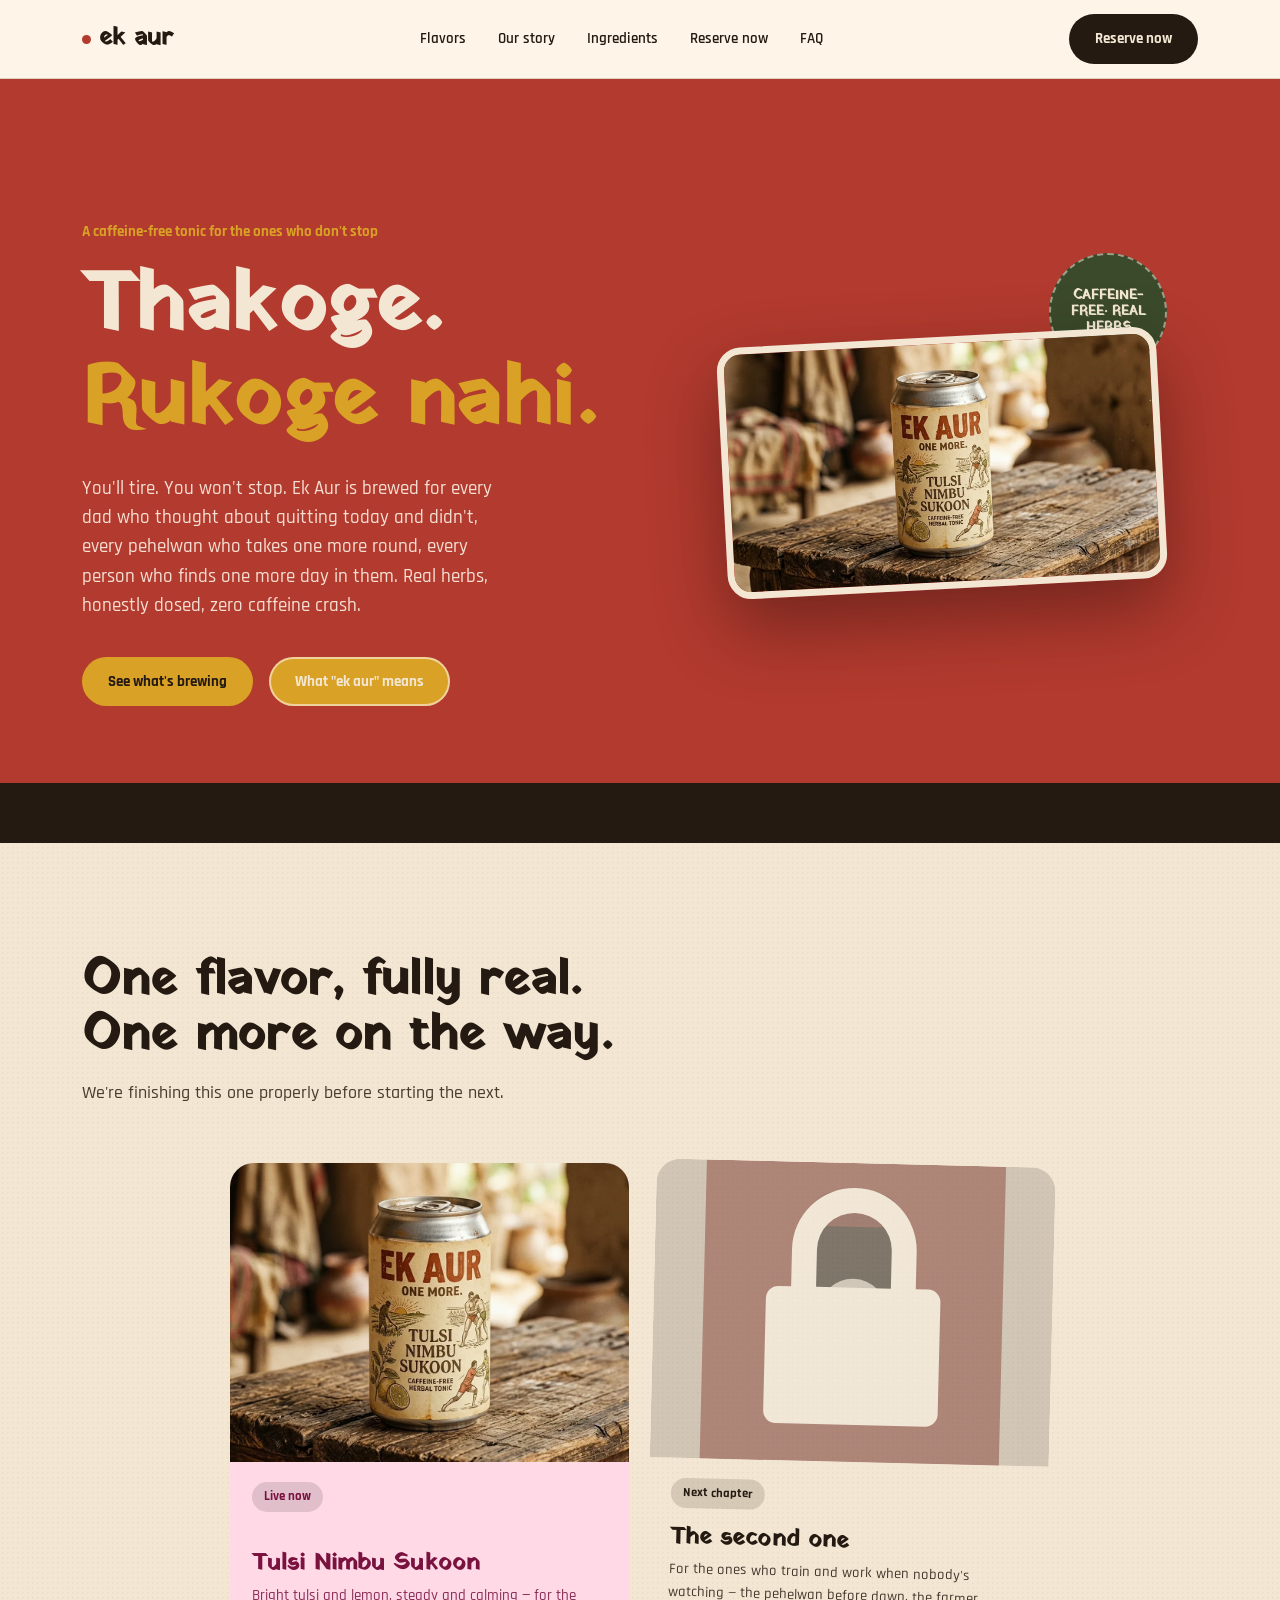
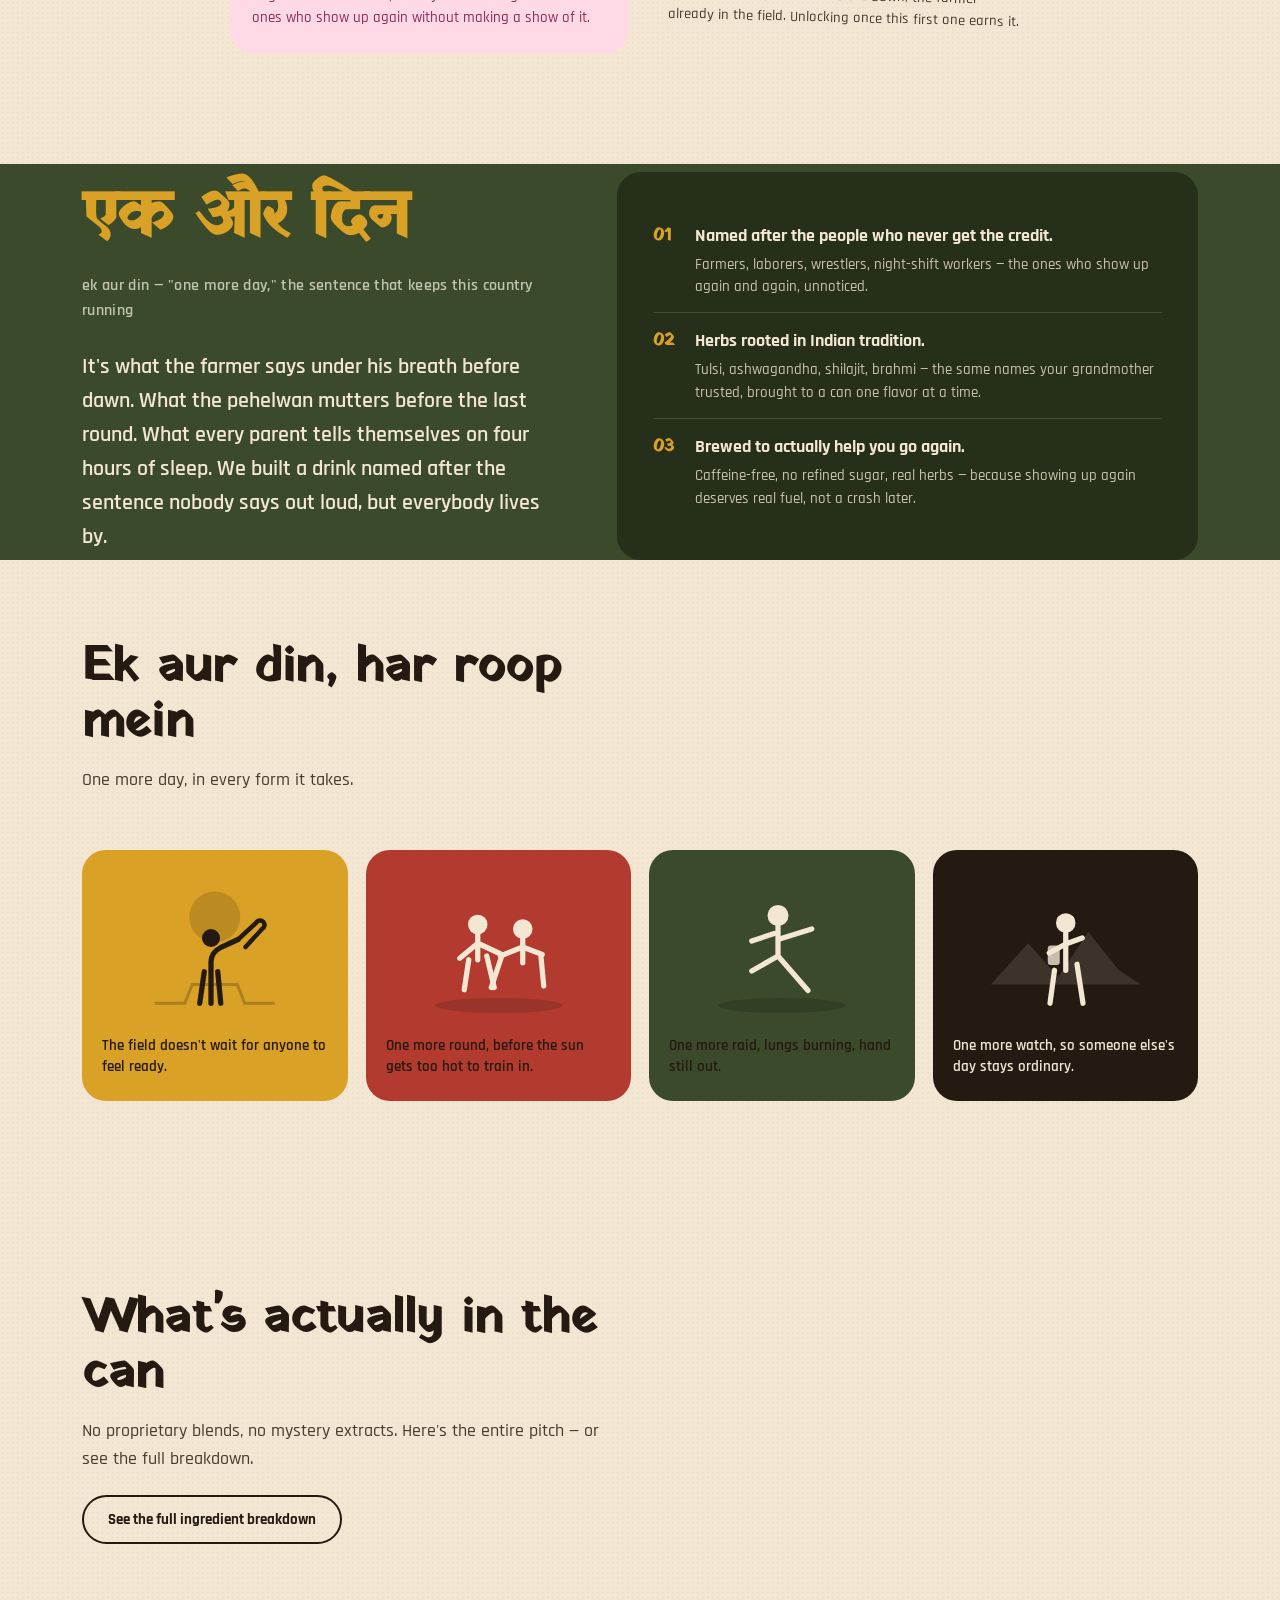
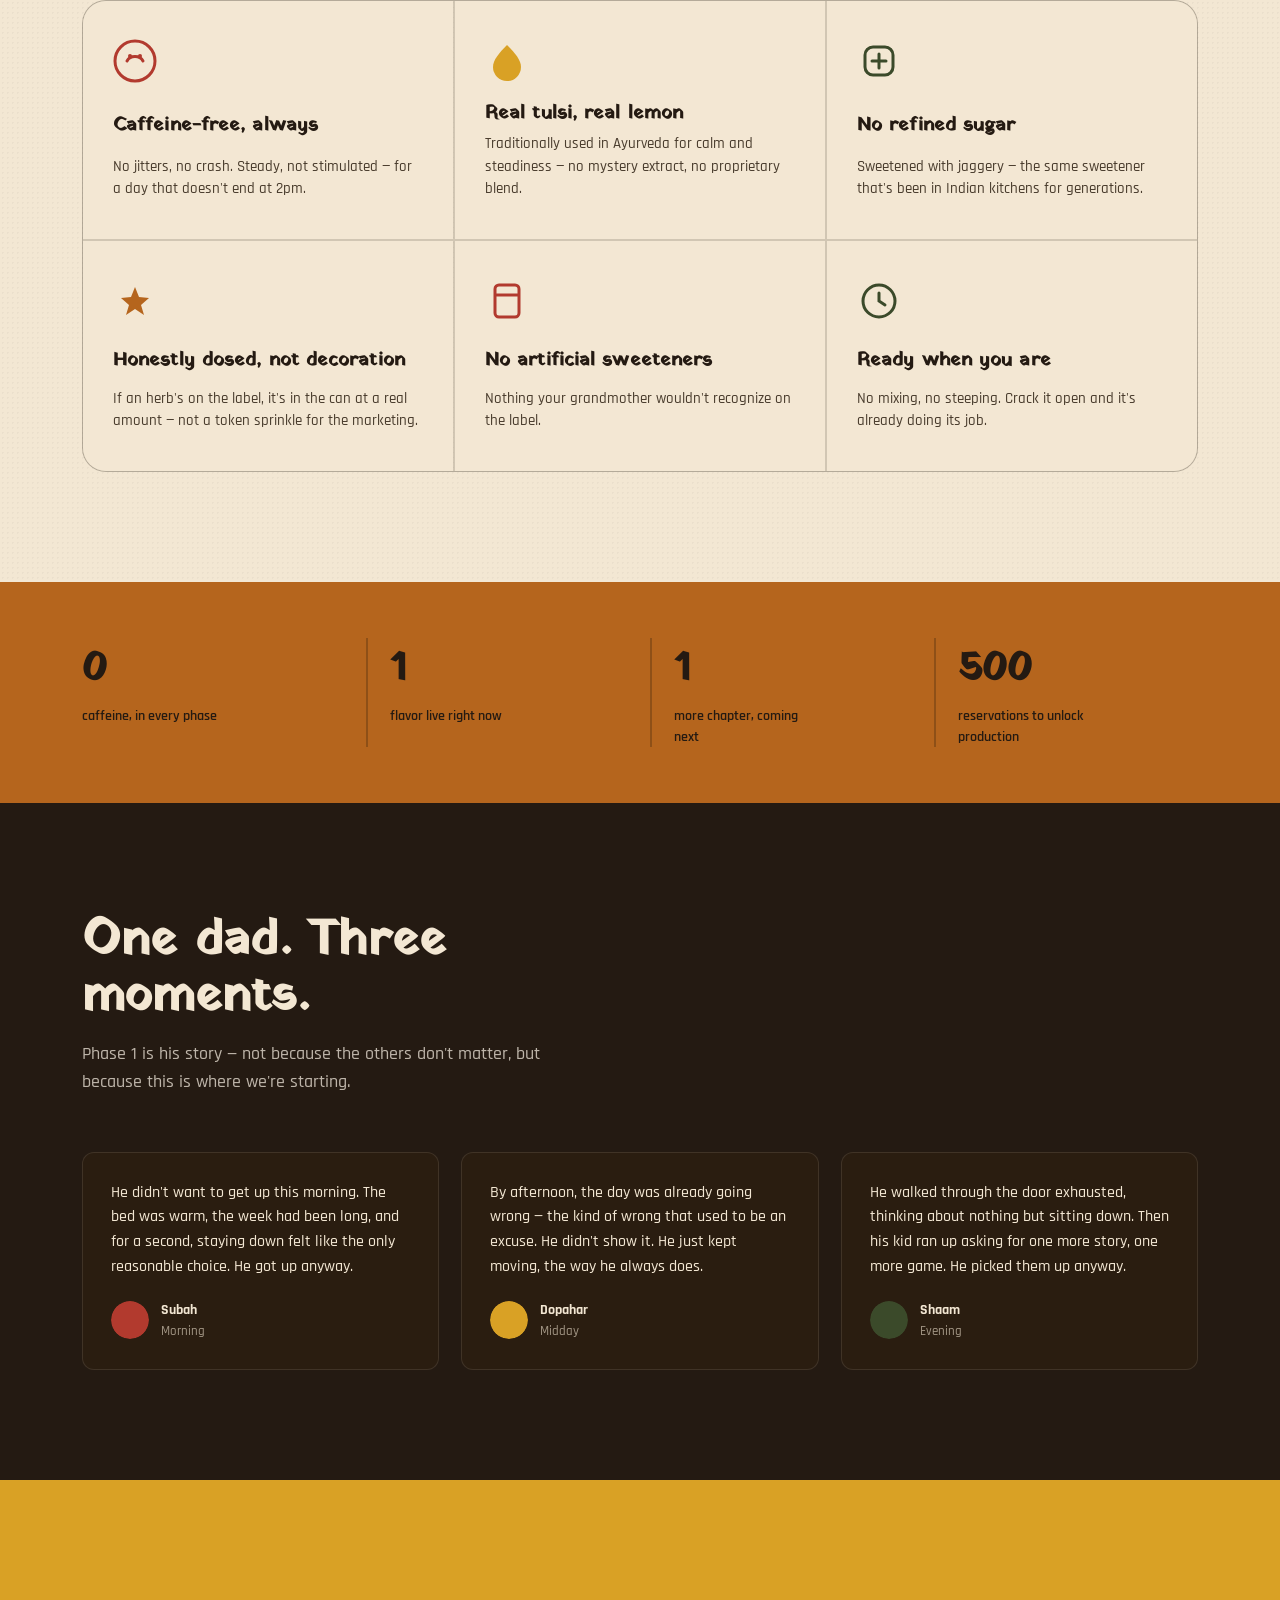
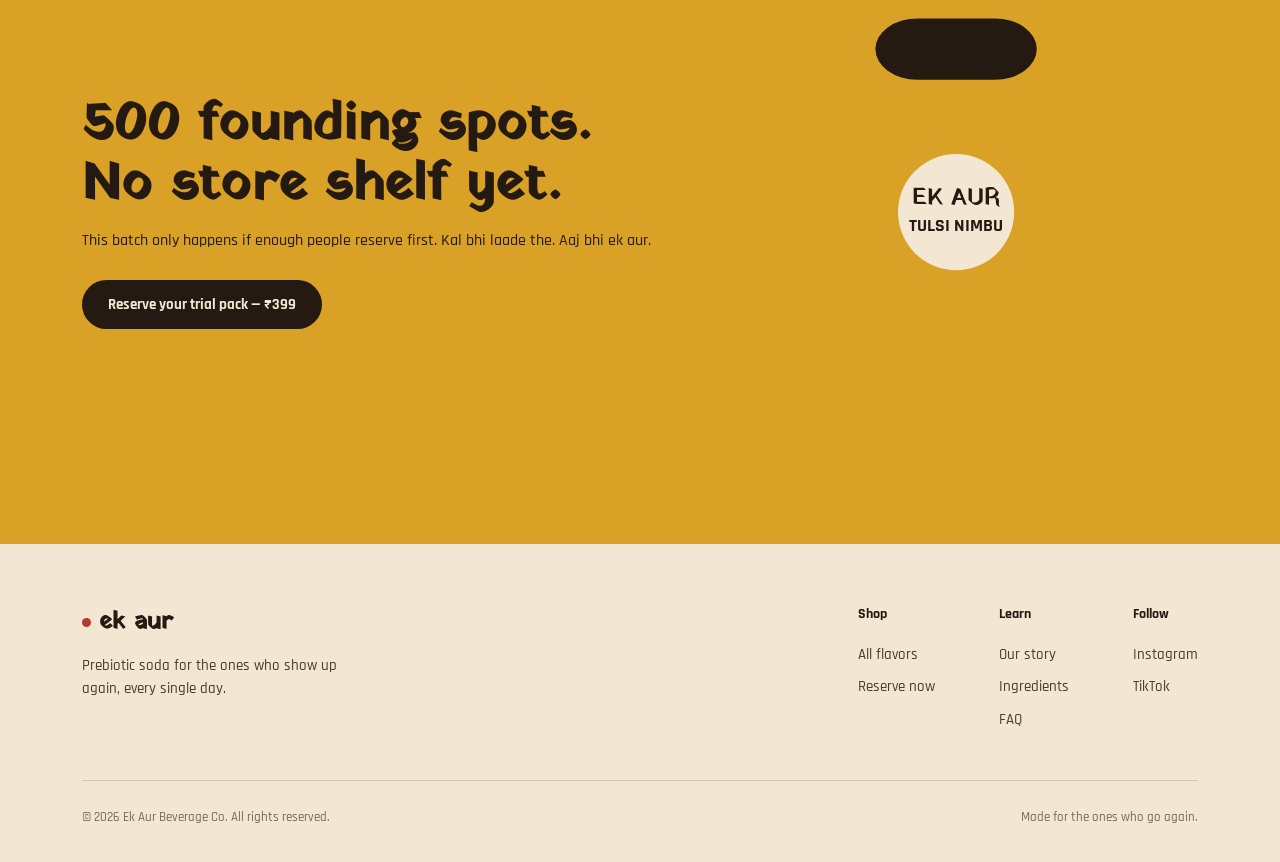
<file: index.html>
<!DOCTYPE html>
<html lang="en">
<head>
<meta charset="UTF-8">
<meta name="viewport" content="width=device-width, initial-scale=1.0">
<title>Ek Aur — Ek Aur Din, Unke Liye</title>
<link rel="preconnect" href="https://fonts.googleapis.com">
<link rel="preconnect" href="https://fonts.gstatic.com" crossorigin>
<link href="https://fonts.googleapis.com/css2?family=Yatra+One&family=Rajdhani:wght@400;500;600;700&display=swap" rel="stylesheet">
<link rel="stylesheet" href="styles.css">
</head>
<body>

<header>
  <nav class="wrap">
    <a href="index.html" class="logo"><span class="dot"></span>ek aur</a>
    <div class="nav-links">
      <a href="index.html#flavors">Flavors</a>
      <a href="index.html#story">Our story</a>
      <a href="ingredients.html">Ingredients</a>
      <a href="reserve.html">Reserve now</a>
      <a href="faq.html">FAQ</a>
    </div>
    <a href="reserve.html" class="btn">Reserve now</a>
  </nav>
</header>

<section class="hero">
  <div class="wrap">
    <div class="hero-copy">
      <div class="hero-eyebrow">A caffeine-free tonic for the ones who don't stop</div>
      <h1>Thakoge.<br><span class="accent">Rukoge nahi.</span></h1>
      <p class="lede">You'll tire. You won't stop. Ek Aur is brewed for every dad who thought about quitting today and didn't, every pehelwan who takes one more round, every person who finds one more day in them. Real herbs, honestly dosed, zero caffeine crash.</p>
      <div class="hero-cta">
        <a href="#flavors" class="btn">See what's brewing</a>
        <a href="#story" class="btn ghost">What "ek aur" means</a>
      </div>
    </div>
    <div class="hero-art">
      <div class="hero-badge">CAFFEINE-FREE&nbsp;· REAL HERBS</div>
      <div class="hero-photo-frame">
        <picture>
          <source srcset="can-tulsi-nimbu.webp" type="image/webp">
          <img src="can-tulsi-nimbu.jpg" alt="Ek Aur Tulsi Nimbu Sukoon can on a rustic wooden table, label illustrated with a farmer at sunrise and kushti wrestlers" loading="eager">
        </picture>
      </div>
    </div>
  </div>
</section>

<div class="marquee-band">
  <div class="marquee-track">
    <span>CAFFEINE-FREE</span>REAL TULSI &amp; LEMON<span>NO REFINED SUGAR</span>NO ARTIFICIAL SWEETENERS<span>BREWED FOR STEADY DAYS</span>PHASE 1 · TULSI NIMBU SUKOON<span>EK AUR DIN, UNKE LIYE</span>
  </div>
</div>

<section class="section" id="flavors">
  <div class="wrap">
    <div class="section-head">
      <h2>One flavor, fully real. One more on the way.</h2>
      <p>We're finishing this one properly before starting the next.</p>
    </div>
    <div class="flavor-grid flavor-grid-2">
      <div class="flavor-card f1">
        <div class="flavor-media">
          <picture>
            <source srcset="can-tulsi-nimbu.webp" type="image/webp">
            <img class="flavor-photo" src="can-tulsi-nimbu.jpg" alt="Ek Aur Tulsi Nimbu Sukoon can on a rustic wooden table" loading="lazy">
          </picture>
          <video class="flavor-video" muted loop playsinline preload="none" poster="video-tulsi-nimbu-poster.jpg">
            <source src="video-tulsi-nimbu.mp4" type="video/mp4">
          </video>
        </div>
        <div class="flavor-card-body">
          <span class="flavor-tag">Live now</span>
          <div>
            <h3>Tulsi Nimbu Sukoon</h3>
            <p>Bright tulsi and lemon, steady and calming — for the ones who show up again without making a show of it.</p>
          </div>
        </div>
      </div>
      <div class="flavor-card locked">
        <div class="flavor-media">
          <svg viewBox="0 0 300 300" xmlns="http://www.w3.org/2000/svg" role="img" aria-label="Second flavor, coming soon">
            <rect width="300" height="300" fill="var(--magenta)"/>
            <rect x="108" y="30" width="84" height="230" rx="20" fill="var(--ink)"/>
            <rect x="108" y="30" width="84" height="34" rx="20" fill="var(--magenta-dark)"/>
            <circle cx="150" cy="150" r="34" fill="var(--cream)"/>
            <text x="150" y="145" text-anchor="middle" fill="var(--ink)" font-family="Yatra One, cursive" font-size="15">EK AUR</text>
            <text x="150" y="163" text-anchor="middle" fill="var(--ink)" font-family="Rajdhani, sans-serif" font-weight="700" font-size="10">COMING SOON</text>
          </svg>
          <div class="lock-overlay">
            <svg viewBox="0 0 24 24" width="28" height="28"><path fill="currentColor" d="M12 2a5 5 0 0 0-5 5v3H6a1 1 0 0 0-1 1v9a1 1 0 0 0 1 1h12a1 1 0 0 0 1-1v-9a1 1 0 0 0-1-1h-1V7a5 5 0 0 0-5-5zm0 2a3 3 0 0 1 3 3v3H9V7a3 3 0 0 1 3-3z"/></svg>
          </div>
        </div>
        <div class="flavor-card-body">
          <span class="flavor-tag">Next chapter</span>
          <div>
            <h3>The second one</h3>
            <p>For the ones who train and work when nobody's watching — the pehelwan before dawn, the farmer already in the field. Unlocking once this first one earns it.</p>
          </div>
        </div>
      </div>
    </div>
  </div>
</section>

<section class="story" id="story">
  <div class="wrap">
    <div>
      <div class="story-word">एक और दिन</div>
      <div class="story-translit">ek aur din — "one more day," the sentence that keeps this country running</div>
      <p class="big">It's what the farmer says under his breath before dawn. What the pehelwan mutters before the last round. What every parent tells themselves on four hours of sleep. We built a drink named after the sentence nobody says out loud, but everybody lives by.</p>
    </div>
    <div class="story-meaning">
      <div class="story-meaning-row">
        <div class="num">01</div>
        <div>
          <strong>Named after the people who never get the credit.</strong>
          <div style="opacity:.8; font-size:14.5px; margin-top:4px;">Farmers, laborers, wrestlers, night-shift workers — the ones who show up again and again, unnoticed.</div>
        </div>
      </div>
      <div class="story-meaning-row">
        <div class="num">02</div>
        <div>
          <strong>Herbs rooted in Indian tradition.</strong>
          <div style="opacity:.8; font-size:14.5px; margin-top:4px;">Tulsi, ashwagandha, shilajit, brahmi — the same names your grandmother trusted, brought to a can one flavor at a time.</div>
        </div>
      </div>
      <div class="story-meaning-row">
        <div class="num">03</div>
        <div>
          <strong>Brewed to actually help you go again.</strong>
          <div style="opacity:.8; font-size:14.5px; margin-top:4px;">Caffeine-free, no refined sugar, real herbs — because showing up again deserves real fuel, not a crash later.</div>
        </div>
      </div>
    </div>
  </div>
</section>

<section class="section tight glimpses">
  <div class="wrap">
    <div class="section-head">
      <h2>Ek aur din, har roop mein</h2>
      <p>One more day, in every form it takes.</p>
    </div>
    <div class="glimpse-grid">
      <div class="glimpse-card" style="background:var(--marigold);">
        <svg viewBox="0 0 200 200" xmlns="http://www.w3.org/2000/svg" role="img" aria-label="Silhouette of a farmer working in a field at sunrise">
          <circle cx="100" cy="60" r="34" fill="rgba(36,26,18,0.16)"/>
          <path d="M20 175 L60 175 L70 150 L130 150 L140 175 L180 175" stroke="var(--ink)" stroke-width="4" fill="none" opacity="0.25"/>
          <path d="M95 175 v-55 c0-10 6-16 14-20 l22-10" stroke="var(--ink)" stroke-width="7" fill="none" stroke-linecap="round"/>
          <circle cx="95" cy="88" r="12" fill="var(--ink)"/>
          <path d="M131 90 l24-22 a6 6 0 1 1 8 8 l-22 24" stroke="var(--ink)" stroke-width="6" fill="none" stroke-linecap="round"/>
          <path d="M80 175 l6-42 M108 175 l-4-42" stroke="var(--ink)" stroke-width="7" stroke-linecap="round"/>
        </svg>
        <p class="glimpse-caption">The field doesn't wait for anyone to feel ready.</p>
      </div>
      <div class="glimpse-card" style="background:var(--magenta);">
        <svg viewBox="0 0 200 200" xmlns="http://www.w3.org/2000/svg" role="img" aria-label="Silhouette of two kushti wrestlers grappling in an akhara">
          <ellipse cx="100" cy="178" rx="85" ry="10" fill="rgba(36,26,18,0.18)"/>
          <circle cx="72" cy="70" r="13" fill="var(--cream)"/>
          <path d="M72 83 v34 M72 95 l-24 20 M72 95 l30 14 M60 117 l-6 40 M84 112 l10 42" stroke="var(--cream)" stroke-width="7" fill="none" stroke-linecap="round"/>
          <circle cx="132" cy="76" r="13" fill="var(--cream)"/>
          <path d="M132 89 v32 M132 100 l26 10 M132 100 l-30 12 M156 110 l4 42 M104 112 l-14 42" stroke="var(--cream)" stroke-width="7" fill="none" stroke-linecap="round"/>
        </svg>
        <p class="glimpse-caption">One more round, before the sun gets too hot to train in.</p>
      </div>
      <div class="glimpse-card" style="background:var(--teal);">
        <svg viewBox="0 0 200 200" xmlns="http://www.w3.org/2000/svg" role="img" aria-label="Silhouette of a kabaddi raider mid-lunge">
          <ellipse cx="100" cy="178" rx="85" ry="10" fill="rgba(0,0,0,0.15)"/>
          <circle cx="95" cy="58" r="14" fill="var(--cream)"/>
          <path d="M95 72 v40 l-35 20 M95 90 l45-14 M95 112 l40 46 M60 92 l30-10" stroke="var(--cream)" stroke-width="7" fill="none" stroke-linecap="round"/>
        </svg>
        <p class="glimpse-caption">One more raid, lungs burning, hand still out.</p>
      </div>
      <div class="glimpse-card" style="background:var(--ink); color:var(--cream);">
        <svg viewBox="0 0 200 200" xmlns="http://www.w3.org/2000/svg" role="img" aria-label="Silhouette of a soldier standing watch, with mountains in the background">
          <path d="M0 150 L50 95 L90 140 L130 80 L170 130 L200 150 Z" fill="rgba(243,231,211,0.12)"/>
          <circle cx="100" cy="68" r="13" fill="var(--cream)"/>
          <path d="M88 62 a13 8 0 0 1 24 0 z" fill="var(--cream)"/>
          <path d="M100 81 v50 M100 96 l-22 12 M100 96 l22-8 M85 131 l-6 44 M115 123 l8 52" stroke="var(--cream)" stroke-width="7" fill="none" stroke-linecap="round"/>
          <rect x="76" y="98" width="16" height="26" rx="4" fill="var(--cream)" opacity="0.8"/>
        </svg>
        <p class="glimpse-caption">One more watch, so someone else's day stays ordinary.</p>
      </div>
    </div>
  </div>
</section>

<section class="section" id="benefits">
  <div class="wrap">
    <div class="section-head">
      <h2>What's actually in the can</h2>
      <p>No proprietary blends, no mystery extracts. Here's the entire pitch — or see the full breakdown.</p>
      <a href="ingredients.html" class="btn ghost">See the full ingredient breakdown</a>
    </div>
    <div class="benefit-grid">
      <div class="benefit-cell">
        <svg class="benefit-icon" viewBox="0 0 44 44"><circle cx="22" cy="22" r="20" fill="none" stroke="#B23A2E" stroke-width="3"/><path d="M14 22c3-6 13-6 16 0" stroke="#B23A2E" stroke-width="3" fill="none" stroke-linecap="round"/><circle cx="17" cy="17" r="2" fill="#B23A2E"/><circle cx="27" cy="17" r="2" fill="#B23A2E"/></svg>
        <h3>Caffeine-free, always</h3>
        <p>No jitters, no crash. Steady, not stimulated — for a day that doesn't end at 2pm.</p>
      </div>
      <div class="benefit-cell">
        <svg class="benefit-icon" viewBox="0 0 44 44"><path d="M22 6c8 8 14 15 14 22a14 14 0 0 1-28 0c0-7 6-14 14-22z" fill="#D9A125"/></svg>
        <h3>Real tulsi, real lemon</h3>
        <p>Traditionally used in Ayurveda for calm and steadiness — no mystery extract, no proprietary blend.</p>
      </div>
      <div class="benefit-cell">
        <svg class="benefit-icon" viewBox="0 0 44 44"><rect x="8" y="8" width="28" height="28" rx="8" fill="none" stroke="#3B4A2A" stroke-width="3"/><path d="M15 22h14M22 15v14" stroke="#3B4A2A" stroke-width="3" stroke-linecap="round"/></svg>
        <h3>No refined sugar</h3>
        <p>Sweetened with jaggery — the same sweetener that's been in Indian kitchens for generations.</p>
      </div>
      <div class="benefit-cell">
        <svg class="benefit-icon" viewBox="0 0 44 44"><path d="M22 8l4 10 10 1-8 7 3 10-9-6-9 6 3-10-8-7 10-1z" fill="#B5651D"/></svg>
        <h3>Honestly dosed, not decoration</h3>
        <p>If an herb's on the label, it's in the can at a real amount — not a token sprinkle for the marketing.</p>
      </div>
      <div class="benefit-cell">
        <svg class="benefit-icon" viewBox="0 0 44 44"><rect x="10" y="6" width="24" height="32" rx="4" fill="none" stroke="#B23A2E" stroke-width="3"/><path d="M10 16h24" stroke="#B23A2E" stroke-width="3"/></svg>
        <h3>No artificial sweeteners</h3>
        <p>Nothing your grandmother wouldn't recognize on the label.</p>
      </div>
      <div class="benefit-cell">
        <svg class="benefit-icon" viewBox="0 0 44 44"><circle cx="22" cy="22" r="16" fill="none" stroke="#3B4A2A" stroke-width="3"/><path d="M22 14v8l6 4" stroke="#3B4A2A" stroke-width="3" stroke-linecap="round" fill="none"/></svg>
        <h3>Ready when you are</h3>
        <p>No mixing, no steeping. Crack it open and it's already doing its job.</p>
      </div>
    </div>
  </div>
</section>

<div class="stat-strip">
  <div class="wrap">
    <div class="stat"><div class="big-num">0</div><div class="label">caffeine, in every phase</div></div>
    <div class="stat"><div class="big-num">1</div><div class="label">flavor live right now</div></div>
    <div class="stat"><div class="big-num">1</div><div class="label">more chapter, coming next</div></div>
    <div class="stat"><div class="big-num">500</div><div class="label">reservations to unlock production</div></div>
  </div>
</div>

<section class="testimonials section" id="reviews">
  <div class="wrap">
    <div class="section-head">
      <h2>One dad. Three moments.</h2>
      <p>Phase 1 is his story — not because the others don't matter, but because this is where we're starting.</p>
    </div>
    <div class="t-grid">
      <div class="t-card">
        <p>He didn't want to get up this morning. The bed was warm, the week had been long, and for a second, staying down felt like the only reasonable choice. He got up anyway.</p>
        <div class="t-who">
          <svg class="t-avatar" viewBox="0 0 40 40"><circle cx="20" cy="20" r="20" fill="#B23A2E"/></svg>
          <div><div class="name">Subah</div><div class="meta">Morning</div></div>
        </div>
      </div>
      <div class="t-card">
        <p>By afternoon, the day was already going wrong — the kind of wrong that used to be an excuse. He didn't show it. He just kept moving, the way he always does.</p>
        <div class="t-who">
          <svg class="t-avatar" viewBox="0 0 40 40"><circle cx="20" cy="20" r="20" fill="#D9A125"/></svg>
          <div><div class="name">Dopahar</div><div class="meta">Midday</div></div>
        </div>
      </div>
      <div class="t-card">
        <p>He walked through the door exhausted, thinking about nothing but sitting down. Then his kid ran up asking for one more story, one more game. He picked them up anyway.</p>
        <div class="t-who">
          <svg class="t-avatar" viewBox="0 0 40 40"><circle cx="20" cy="20" r="20" fill="#3B4A2A"/></svg>
          <div><div class="name">Shaam</div><div class="meta">Evening</div></div>
        </div>
      </div>
    </div>
  </div>
</section>
</section>

<section class="cta-band" id="cta">
  <div class="wrap">
    <div>
      <h2>500 founding spots. No store shelf yet.</h2>
      <p style="margin-top:14px; font-size:16px;">This batch only happens if enough people reserve first. Kal bhi laade the. Aaj bhi ek aur.</p>
      <a href="reserve.html" class="btn" style="background:var(--ink); color:var(--cream); margin-top:26px;">Reserve your trial pack — ₹399</a>
    </div>
    <svg viewBox="0 0 300 300" style="justify-self:center;">
      <rect x="100" y="30" width="100" height="240" rx="26" fill="var(--marigold)"/>
      <rect x="100" y="30" width="100" height="38" rx="26" fill="var(--ink)"/>
      <circle cx="150" cy="150" r="36" fill="var(--cream)"/>
      <text x="150" y="145" text-anchor="middle" fill="var(--ink)" font-family="Yatra One, cursive" font-size="15">EK AUR</text>
      <text x="150" y="162" text-anchor="middle" fill="var(--ink)" font-family="Rajdhani, sans-serif" font-weight="700" font-size="11">TULSI NIMBU</text>
    </svg>
  </div>
</section>

<footer>
  <div class="wrap">
    <div class="footer-top">
      <div>
        <a href="index.html" class="logo"><span class="dot"></span>ek aur</a>
        <p style="max-width:260px; margin-top:14px; font-size:14.5px; color:#4a3d2e;">Prebiotic soda for the ones who show up again, every single day.</p>
      </div>
      <div class="footer-cols">
        <div class="footer-col">
          <h4>Shop</h4>
          <a href="index.html#flavors">All flavors</a>
          <a href="reserve.html">Reserve now</a>
        </div>
        <div class="footer-col">
          <h4>Learn</h4>
          <a href="index.html#story">Our story</a>
          <a href="ingredients.html">Ingredients</a>
          <a href="faq.html">FAQ</a>
        </div>
        <div class="footer-col">
          <h4>Follow</h4>
          <a href="#">Instagram</a>
          <a href="#">TikTok</a>
        </div>
      </div>
    </div>
    <div class="footer-bottom">
      <span>© 2026 Ek Aur Beverage Co. All rights reserved.</span>
      <span>Made for the ones who go again.</span>
    </div>
  </div>
</footer>

<script>
  document.querySelectorAll('.flavor-card').forEach(function(card){
    var video = card.querySelector('.flavor-video');
    if (!video) return;
    card.addEventListener('mouseenter', function(){
      video.currentTime = 0;
      video.play().catch(function(){});
    });
    card.addEventListener('mouseleave', function(){
      video.pause();
    });
  });
</script>

</body>
</html>
</file>
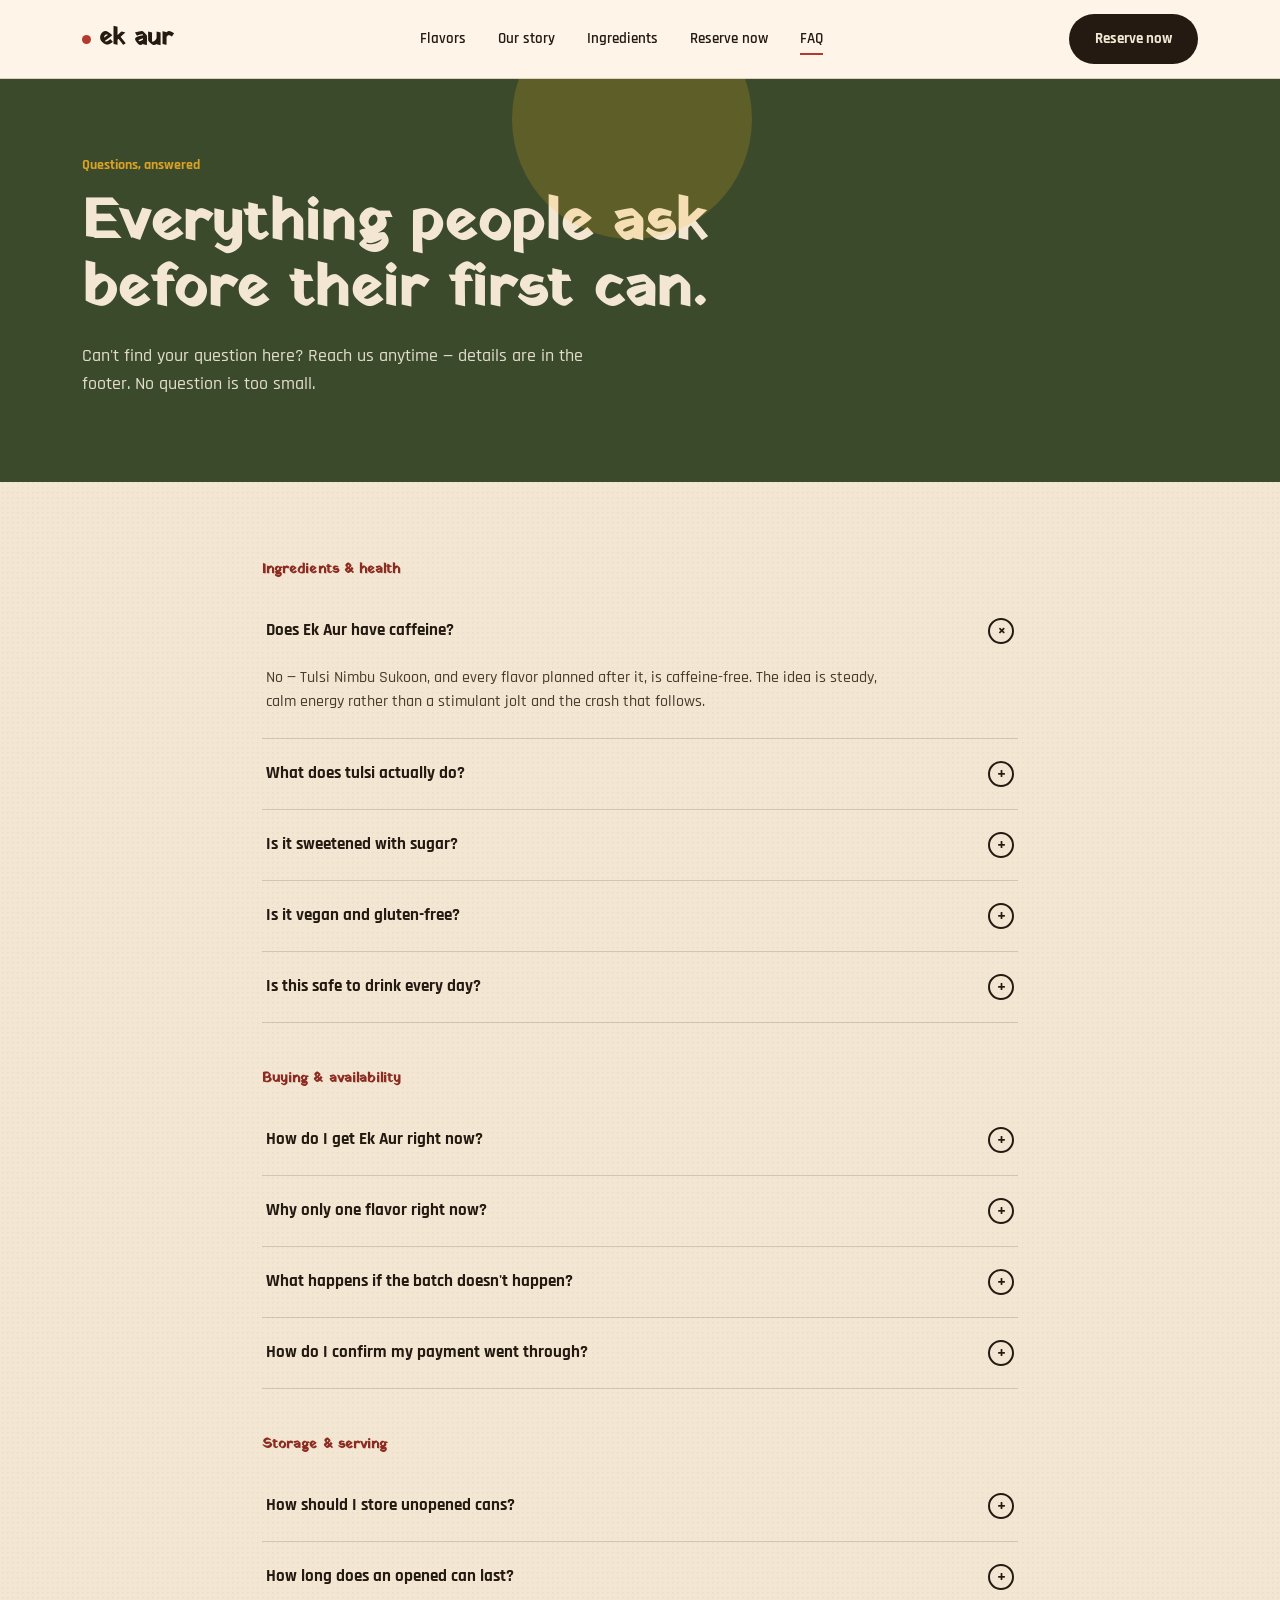
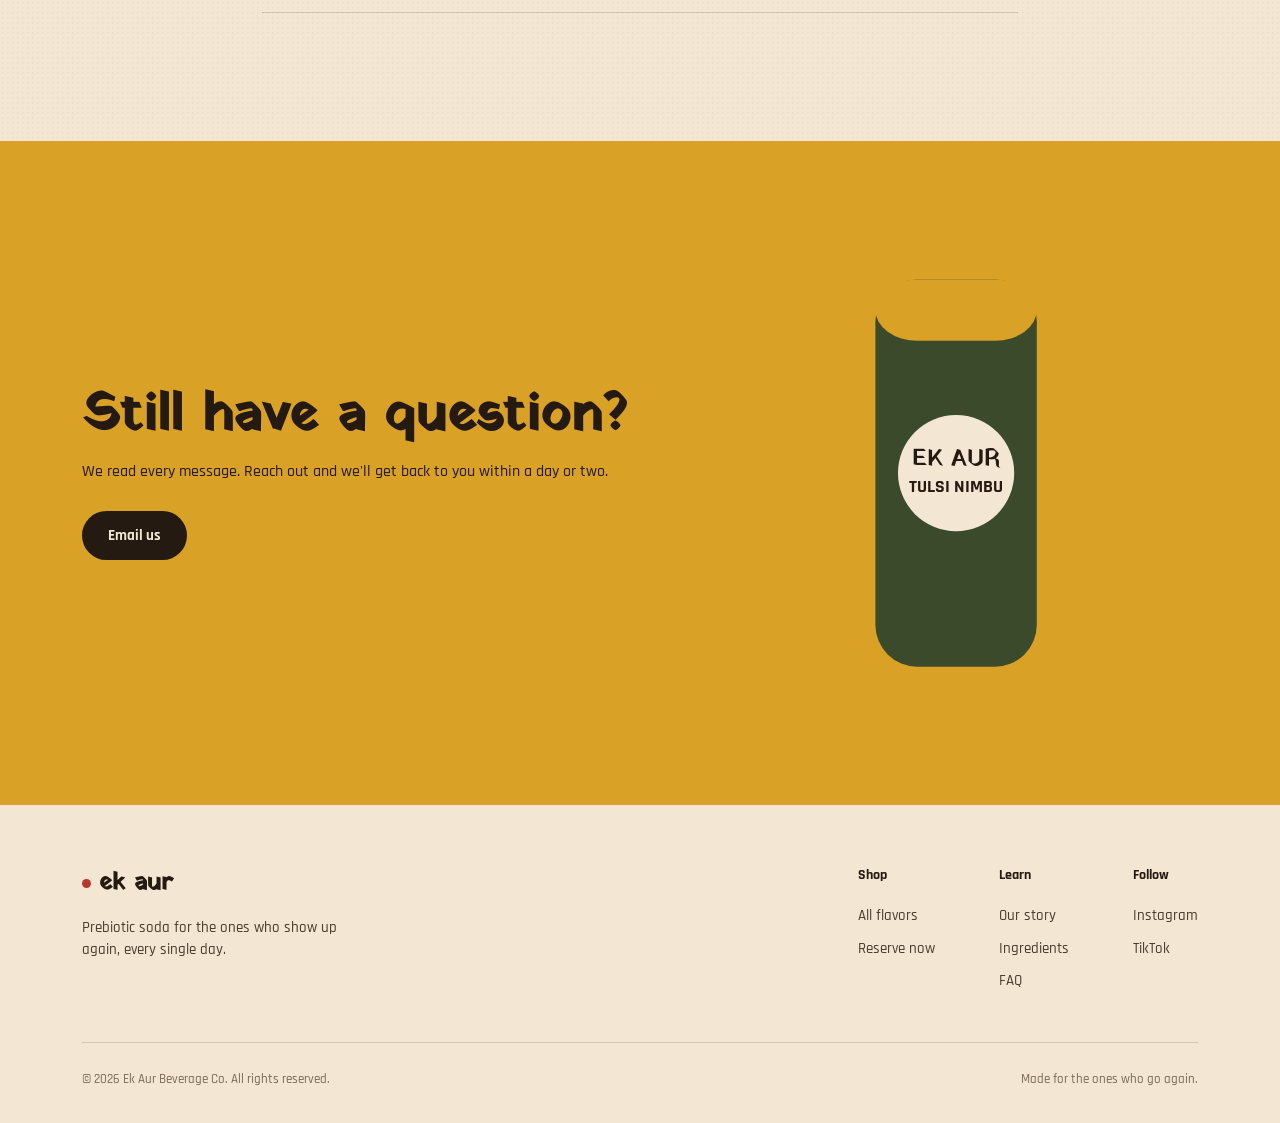
<file: faq.html>
<!DOCTYPE html>
<html lang="en">
<head>
<meta charset="UTF-8">
<meta name="viewport" content="width=device-width, initial-scale=1.0">
<title>FAQ — Ek Aur</title>
<link rel="preconnect" href="https://fonts.googleapis.com">
<link rel="preconnect" href="https://fonts.gstatic.com" crossorigin>
<link href="https://fonts.googleapis.com/css2?family=Yatra+One&family=Rajdhani:wght@400;500;600;700&display=swap" rel="stylesheet">
<link rel="stylesheet" href="styles.css">
</head>
<body>

<header>
  <nav class="wrap">
    <a href="index.html" class="logo"><span class="dot"></span>ek aur</a>
    <div class="nav-links">
      <a href="index.html#flavors">Flavors</a>
      <a href="index.html#story">Our story</a>
      <a href="ingredients.html">Ingredients</a>
      <a href="reserve.html">Reserve now</a>
      <a href="faq.html" class="active">FAQ</a>
    </div>
    <a href="reserve.html" class="btn">Reserve now</a>
  </nav>
</header>

<section class="page-header">
  <div class="blob" style="width:240px; height:240px; top:-80px; left:40%;"></div>
  <div class="wrap">
    <div class="eyebrow">Questions, answered</div>
    <h1>Everything people ask before their first can.</h1>
    <p>Can't find your question here? Reach us anytime — details are in the footer. No question is too small.</p>
  </div>
</section>

<section class="section tight">
  <div class="wrap" style="max-width:820px;">

    <div class="faq-category">
      <h3>Ingredients &amp; health</h3>

      <details class="faq-item" open>
        <summary>Does Ek Aur have caffeine?<span class="icon">+</span></summary>
        <div class="faq-answer">No — Tulsi Nimbu Sukoon, and every flavor planned after it, is caffeine-free. The idea is steady, calm energy rather than a stimulant jolt and the crash that follows.</div>
      </details>

      <details class="faq-item">
        <summary>What does tulsi actually do?<span class="icon">+</span></summary>
        <div class="faq-answer">Tulsi (Holy Basil) is traditionally used in Ayurveda to support calm and steadiness. We're not making medical claims here — just using an ingredient with a long, well-known history in Indian households, at a real dose rather than a token amount.</div>
      </details>

      <details class="faq-item">
        <summary>Is it sweetened with sugar?<span class="icon">+</span></summary>
        <div class="faq-answer">It's sweetened with jaggery (gur), not refined sugar or high-fructose corn syrup, and there are no artificial sweeteners either.</div>
      </details>

      <details class="faq-item">
        <summary>Is it vegan and gluten-free?<span class="icon">+</span></summary>
        <div class="faq-answer">Yes to both. Nothing in Tulsi Nimbu Sukoon is derived from animal products or contains gluten-based ingredients.</div>
      </details>

      <details class="faq-item">
        <summary>Is this safe to drink every day?<span class="icon">+</span></summary>
        <div class="faq-answer">For most healthy adults, yes — but as with any herb-based product, if you're pregnant, breastfeeding, on medication, or managing a health condition, it's worth checking with a doctor first. We'll always list every ingredient plainly so you can make that call yourself.</div>
      </details>
    </div>

    <div class="faq-category">
      <h3>Buying &amp; availability</h3>

      <details class="faq-item">
        <summary>How do I get Ek Aur right now?<span class="icon">+</span></summary>
        <div class="faq-answer">We haven't launched in stores yet — we're currently taking founding-batch pre-orders for Tulsi Nimbu Sukoon, our first flavor. Reserve your trial pack on the <a href="reserve.html" style="text-decoration:underline;">reserve page</a>; if we hit our reservation target, we go into production and ship to everyone who reserved.</div>
      </details>

      <details class="faq-item">
        <summary>Why only one flavor right now?<span class="icon">+</span></summary>
        <div class="faq-answer">We're finishing one flavor properly before starting the next — Tulsi Nimbu Sukoon is fully real right now, and the next one unlocks once this one proves itself. Reserving now also gets you first access when it launches.</div>
      </details>

      <details class="faq-item">
        <summary>What happens if the batch doesn't happen?<span class="icon">+</span></summary>
        <div class="faq-answer">If we don't reach 500 reservations by the deadline shown on the reserve page, everyone who paid is refunded in full within 14 days — no questions asked. Your payment isn't at risk either way.</div>
      </details>

      <details class="faq-item">
        <summary>How do I confirm my payment went through?<span class="icon">+</span></summary>
        <div class="faq-answer">After paying via UPI on the reserve page, fill out the short confirmation form with your details and the UPI transaction reference number. That's what officially logs your reservation.</div>
      </details>
    </div>

    <div class="faq-category">
      <h3>Storage &amp; serving</h3>

      <details class="faq-item">
        <summary>How should I store unopened cans?<span class="icon">+</span></summary>
        <div class="faq-answer">Room temperature is fine for storage, but Ek Aur tastes best cold. Chill for at least two hours before opening for the best carbonation and flavor.</div>
      </details>

      <details class="faq-item">
        <summary>How long does an opened can last?<span class="icon">+</span></summary>
        <div class="faq-answer">Like any carbonated drink, it's best finished the same day. Refrigerated and resealed, it'll hold most of its fizz for about 24 hours.</div>
      </details>
    </div>

  </div>
</section>

<section class="cta-band" id="cta">
  <div class="wrap">
    <div>
      <h2>Still have a question?</h2>
      <p style="margin-top:14px; font-size:16px;">We read every message. Reach out and we'll get back to you within a day or two.</p>
      <a href="mailto:hello@drinkekaur.example" class="btn" style="background:var(--ink); color:var(--cream); margin-top:26px;">Email us</a>
    </div>
    <svg viewBox="0 0 300 300" style="justify-self:center;">
      <rect x="100" y="30" width="100" height="240" rx="26" fill="var(--teal)"/>
      <rect x="100" y="30" width="100" height="38" rx="26" fill="var(--marigold)"/>
      <circle cx="150" cy="150" r="36" fill="var(--cream)"/>
      <text x="150" y="145" text-anchor="middle" fill="var(--ink)" font-family="Yatra One, cursive" font-size="15">EK AUR</text>
      <text x="150" y="162" text-anchor="middle" fill="var(--ink)" font-family="Rajdhani, sans-serif" font-weight="700" font-size="11">TULSI NIMBU</text>
    </svg>
  </div>
</section>

<footer>
  <div class="wrap">
    <div class="footer-top">
      <div>
        <a href="index.html" class="logo"><span class="dot"></span>ek aur</a>
        <p style="max-width:260px; margin-top:14px; font-size:14.5px; color:#4a3d2e;">Prebiotic soda for the ones who show up again, every single day.</p>
      </div>
      <div class="footer-cols">
        <div class="footer-col">
          <h4>Shop</h4>
          <a href="index.html#flavors">All flavors</a>
          <a href="reserve.html">Reserve now</a>
        </div>
        <div class="footer-col">
          <h4>Learn</h4>
          <a href="index.html#story">Our story</a>
          <a href="ingredients.html">Ingredients</a>
          <a href="faq.html">FAQ</a>
        </div>
        <div class="footer-col">
          <h4>Follow</h4>
          <a href="#">Instagram</a>
          <a href="#">TikTok</a>
        </div>
      </div>
    </div>
    <div class="footer-bottom">
      <span>© 2026 Ek Aur Beverage Co. All rights reserved.</span>
      <span>Made for the ones who go again.</span>
    </div>
  </div>
</footer>

</body>
</html>
</file>
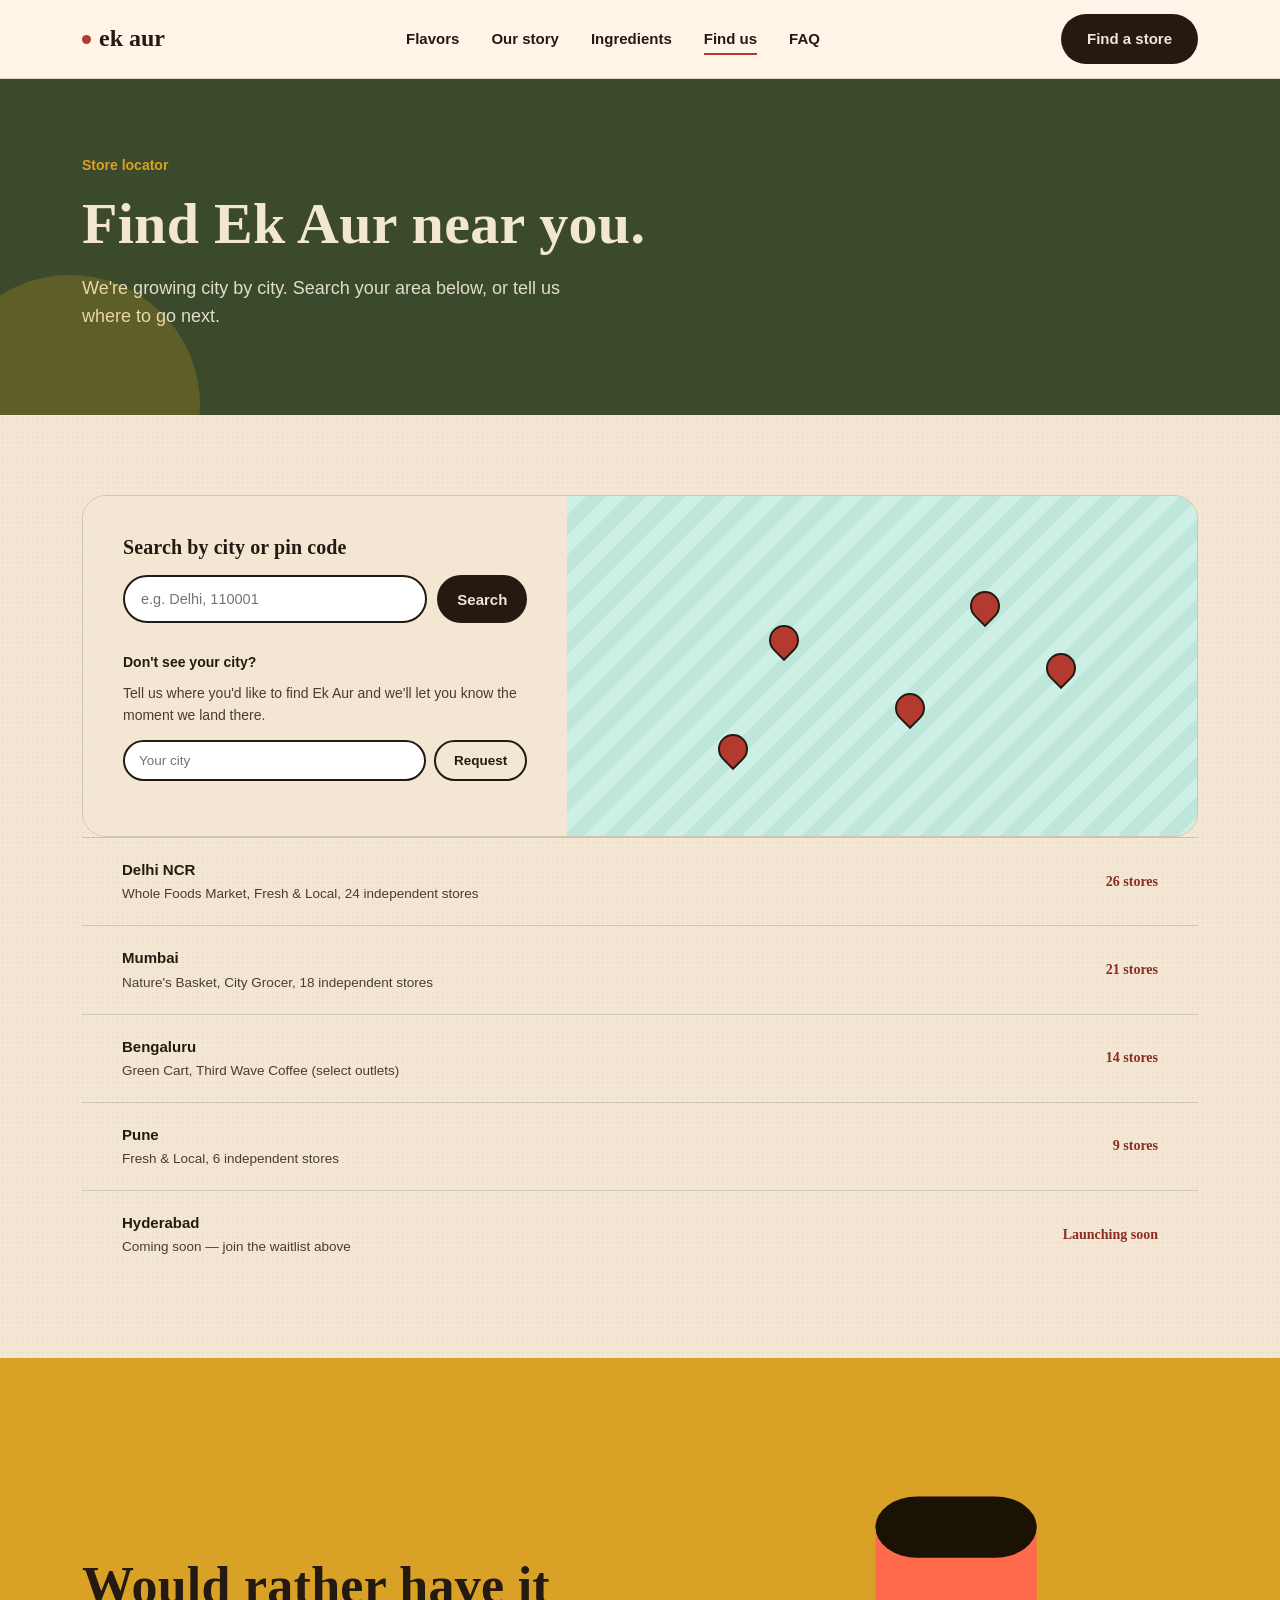
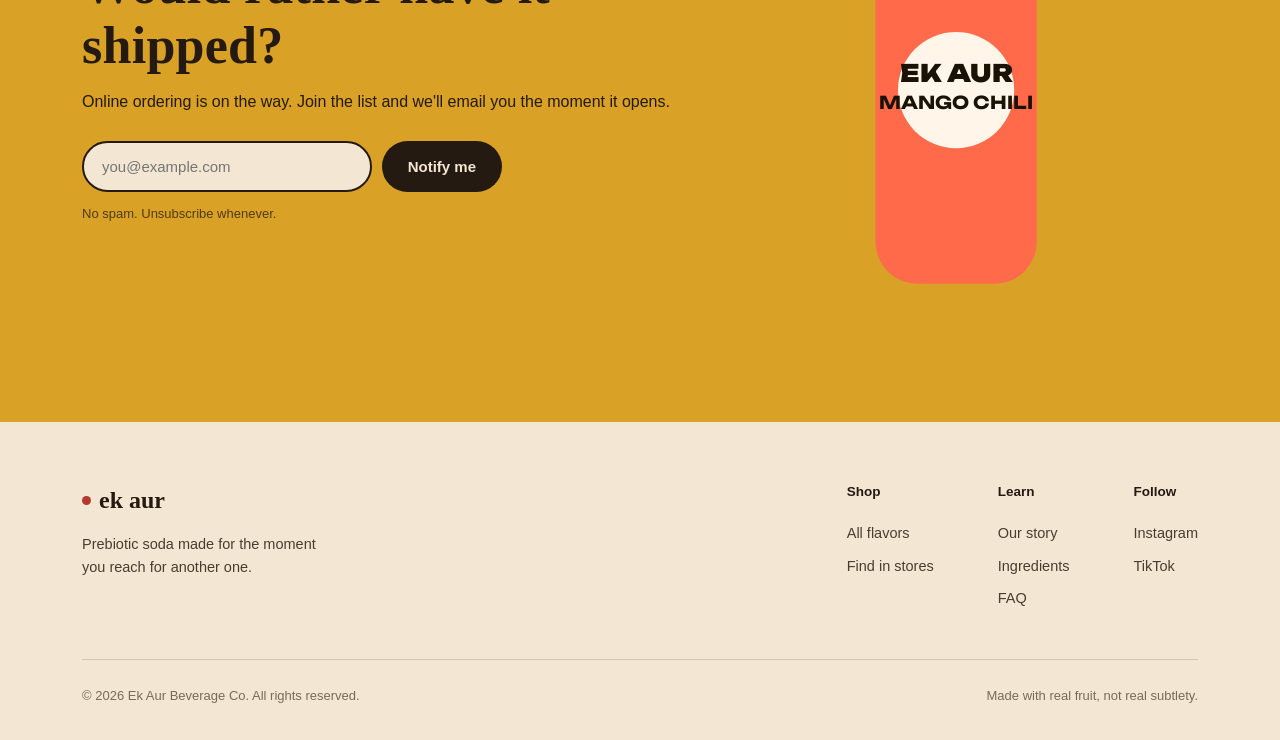
<file: find-us.html>
<!DOCTYPE html>
<html lang="en">
<head>
<meta charset="UTF-8">
<meta name="viewport" content="width=device-width, initial-scale=1.0">
<title>Find Us — Ek Aur</title>
<link rel="preconnect" href="https://fonts.googleapis.com">
<link rel="preconnect" href="https://fonts.gstatic.com" crossorigin>
<link href="https://fonts.googleapis.com/css2?family=Unbounded:wght@400;600;800;900&family=Manrope:wght@400;500;600;700;800&display=swap" rel="stylesheet">
<link rel="stylesheet" href="styles.css">
</head>
<body>

<header>
  <nav class="wrap">
    <a href="index.html" class="logo"><span class="dot"></span>ek aur</a>
    <div class="nav-links">
      <a href="index.html#flavors">Flavors</a>
      <a href="index.html#story">Our story</a>
      <a href="ingredients.html">Ingredients</a>
      <a href="find-us.html" class="active">Find us</a>
      <a href="faq.html">FAQ</a>
    </div>
    <a href="find-us.html" class="btn">Find a store</a>
  </nav>
</header>

<section class="page-header">
  <div class="blob" style="width:260px; height:260px; bottom:-120px; left:-60px;"></div>
  <div class="wrap">
    <div class="eyebrow">Store locator</div>
    <h1>Find Ek Aur near you.</h1>
    <p>We're growing city by city. Search your area below, or tell us where to go next.</p>
  </div>
</section>

<section class="section tight">
  <div class="wrap">
    <div class="locator-panel">
      <div class="locator-search">
        <h3>Search by city or pin code</h3>
        <form class="search-row" onsubmit="event.preventDefault();">
          <input type="text" placeholder="e.g. Delhi, 110001" aria-label="City or pin code">
          <button class="btn" type="submit">Search</button>
        </form>
        <div class="request-note">
          <strong style="display:block; color:var(--ink); margin-bottom:8px;">Don't see your city?</strong>
          Tell us where you'd like to find Ek Aur and we'll let you know the moment we land there.
          <form style="margin-top:14px; display:flex; gap:8px;" onsubmit="event.preventDefault(); this.querySelector('input').value=''; document.getElementById('req-thanks').style.display='block';">
            <input type="text" required placeholder="Your city" aria-label="Requested city" style="flex:1; padding:11px 14px; border-radius:100px; border:2px solid var(--ink); font-family:inherit; font-size:13.5px; background:#fff;">
            <button class="btn ghost" type="submit" style="padding:10px 18px; font-size:13.5px;">Request</button>
          </form>
          <p id="req-thanks" style="display:none; margin-top:10px; font-weight:700; color:var(--teal-dark);">Thanks — we've logged your city.</p>
        </div>
      </div>
      <div class="locator-map" role="img" aria-label="Stylized map showing Ek Aur retailer locations across major cities">
        <div class="map-pin" style="top:38%; left:32%;"></div>
        <div class="map-pin" style="top:58%; left:52%;"></div>
        <div class="map-pin" style="top:28%; left:64%;"></div>
        <div class="map-pin" style="top:70%; left:24%;"></div>
        <div class="map-pin" style="top:46%; left:76%;"></div>
      </div>
    </div>

    <div class="city-list">
      <div class="city-row">
        <div><div class="city">Delhi NCR</div><div class="stores">Whole Foods Market, Fresh &amp; Local, 24 independent stores</div></div>
        <div class="count">26 stores</div>
      </div>
      <div class="city-row">
        <div><div class="city">Mumbai</div><div class="stores">Nature's Basket, City Grocer, 18 independent stores</div></div>
        <div class="count">21 stores</div>
      </div>
      <div class="city-row">
        <div><div class="city">Bengaluru</div><div class="stores">Green Cart, Third Wave Coffee (select outlets)</div></div>
        <div class="count">14 stores</div>
      </div>
      <div class="city-row">
        <div><div class="city">Pune</div><div class="stores">Fresh &amp; Local, 6 independent stores</div></div>
        <div class="count">9 stores</div>
      </div>
      <div class="city-row">
        <div><div class="city">Hyderabad</div><div class="stores">Coming soon — join the waitlist above</div></div>
        <div class="count">Launching soon</div>
      </div>
    </div>
  </div>
</section>

<section class="cta-band" id="cta">
  <div class="wrap">
    <div>
      <h2>Would rather have it shipped?</h2>
      <p style="margin-top:14px; font-size:16px;">Online ordering is on the way. Join the list and we'll email you the moment it opens.</p>
      <form class="cta-form" onsubmit="event.preventDefault(); this.querySelector('input').value=''; document.getElementById('cta-thanks').style.display='block';">
        <input type="email" required placeholder="you@example.com" aria-label="Email address">
        <button class="btn" type="submit">Notify me</button>
      </form>
      <p class="cta-note" id="cta-thanks" style="display:none;">You're on the list — first can's on us at launch.</p>
      <p class="cta-note" id="cta-static">No spam. Unsubscribe whenever.</p>
    </div>
    <svg viewBox="0 0 300 300" style="justify-self:center;">
      <rect x="100" y="30" width="100" height="240" rx="26" fill="#FF6B4A"/>
      <rect x="100" y="30" width="100" height="38" rx="26" fill="#1B1206"/>
      <circle cx="150" cy="150" r="36" fill="#FFF6E9"/>
      <text x="150" y="145" text-anchor="middle" fill="#1B1206" font-family="Unbounded, sans-serif" font-weight="900" font-size="15">EK AUR</text>
      <text x="150" y="162" text-anchor="middle" fill="#1B1206" font-family="Unbounded, sans-serif" font-weight="700" font-size="11">MANGO CHILI</text>
    </svg>
  </div>
</section>

<footer>
  <div class="wrap">
    <div class="footer-top">
      <div>
        <a href="index.html" class="logo"><span class="dot"></span>ek aur</a>
        <p style="max-width:260px; margin-top:14px; font-size:14.5px; color:#4a3d2e;">Prebiotic soda made for the moment you reach for another one.</p>
      </div>
      <div class="footer-cols">
        <div class="footer-col">
          <h4>Shop</h4>
          <a href="index.html#flavors">All flavors</a>
          <a href="find-us.html">Find in stores</a>
        </div>
        <div class="footer-col">
          <h4>Learn</h4>
          <a href="index.html#story">Our story</a>
          <a href="ingredients.html">Ingredients</a>
          <a href="faq.html">FAQ</a>
        </div>
        <div class="footer-col">
          <h4>Follow</h4>
          <a href="#">Instagram</a>
          <a href="#">TikTok</a>
        </div>
      </div>
    </div>
    <div class="footer-bottom">
      <span>© 2026 Ek Aur Beverage Co. All rights reserved.</span>
      <span>Made with real fruit, not real subtlety.</span>
    </div>
  </div>
</footer>

</body>
</html>
</file>
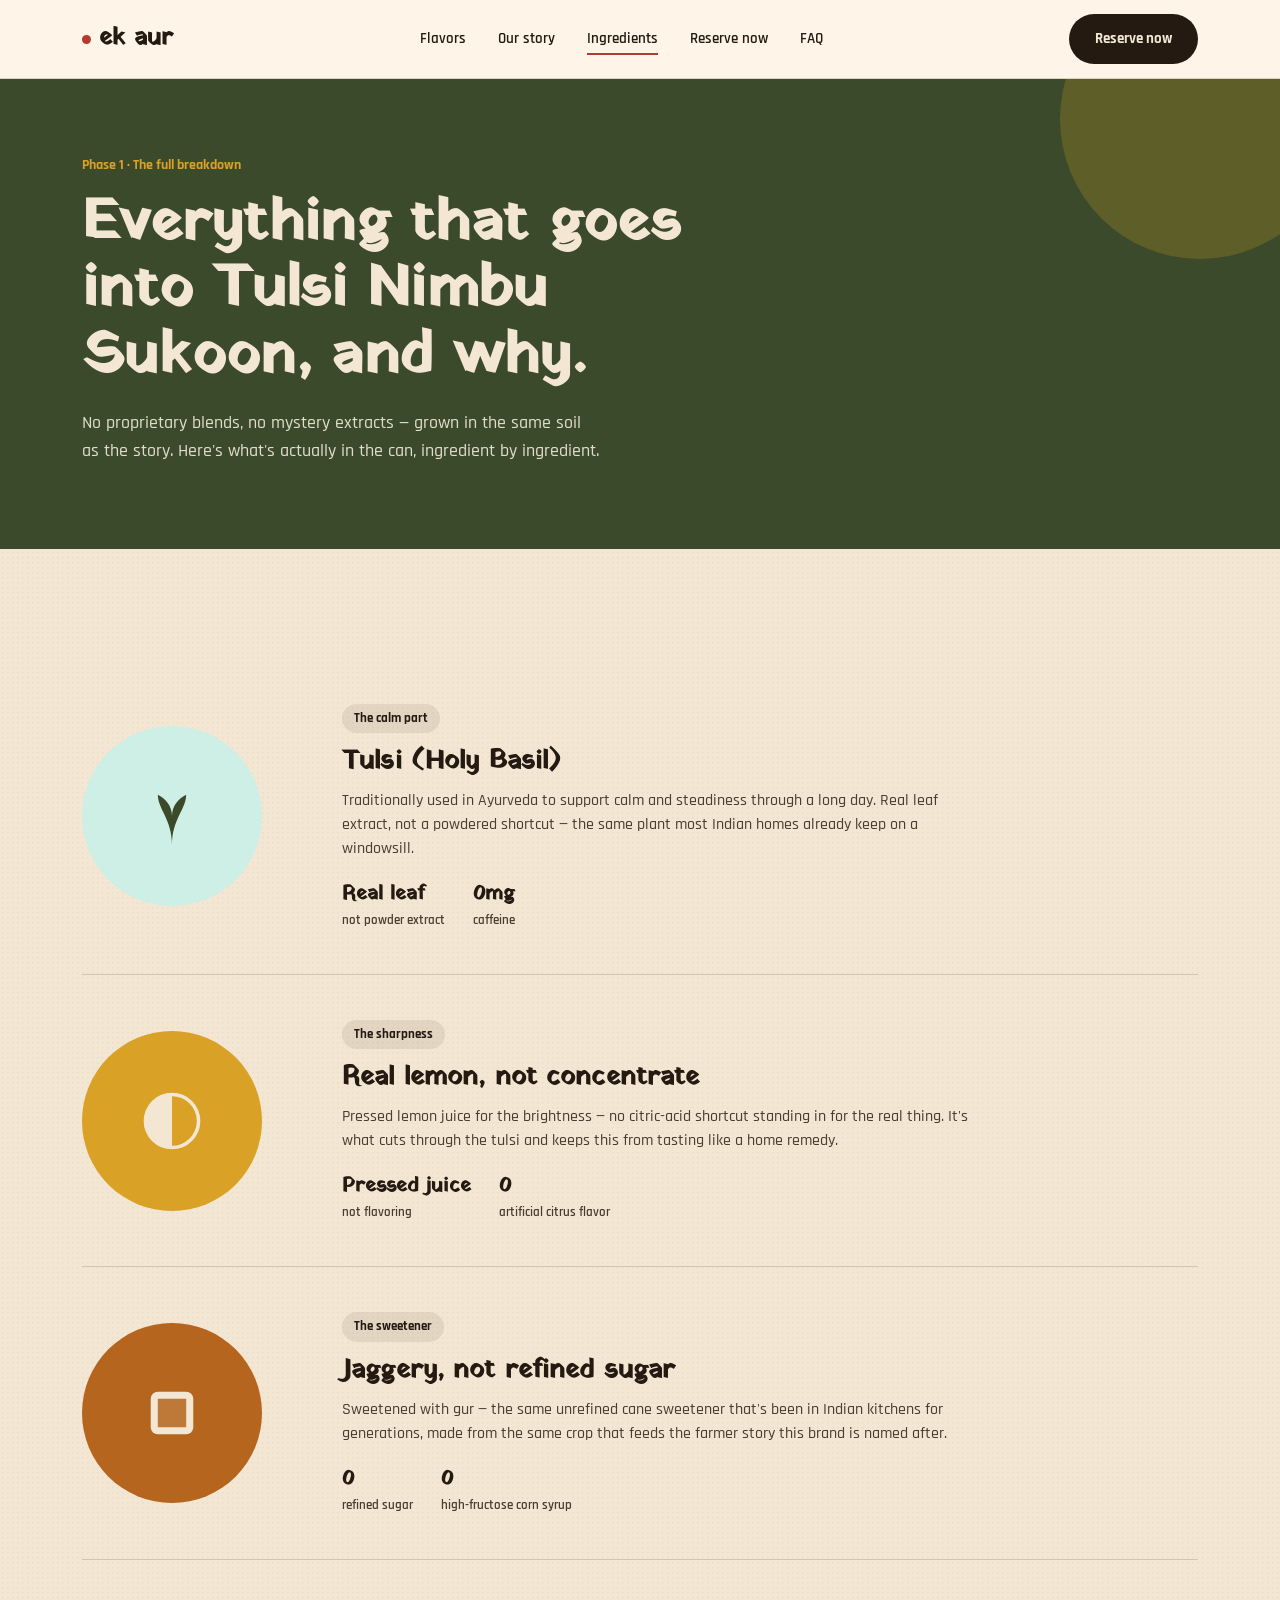
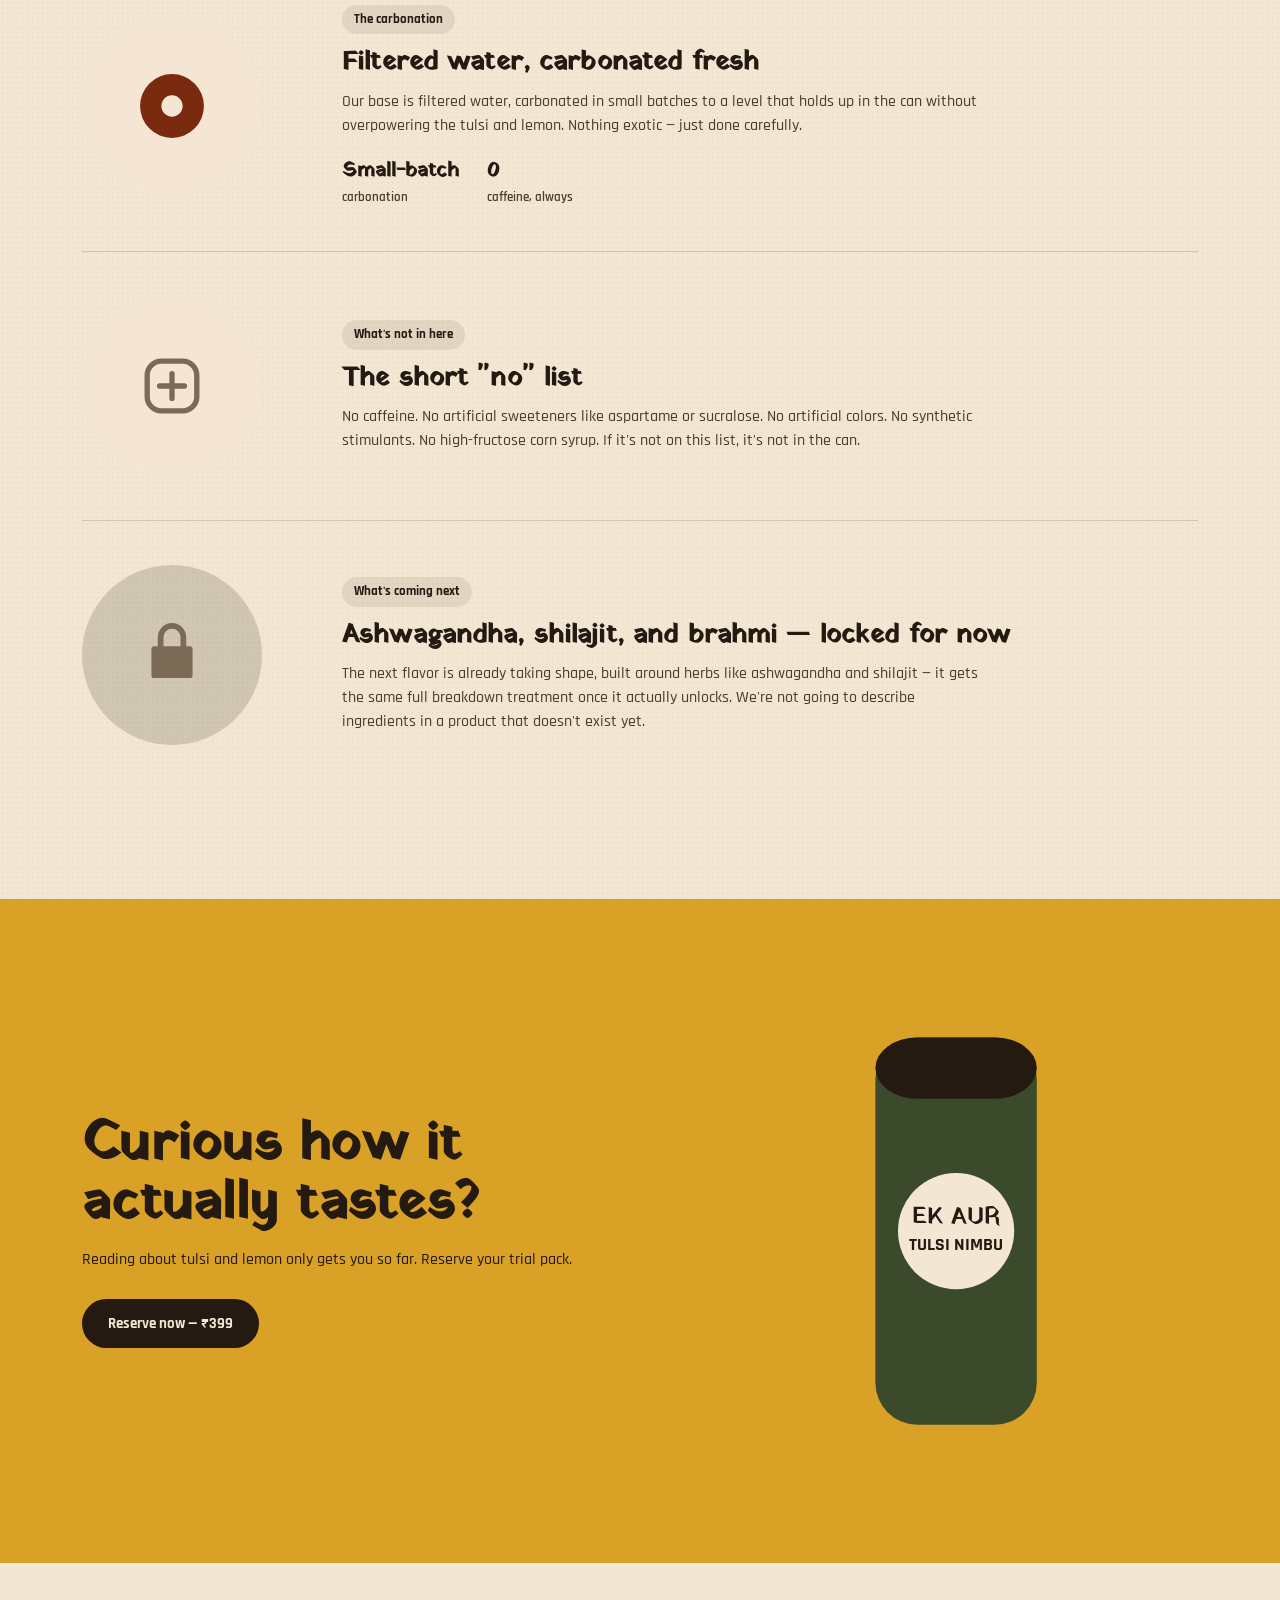
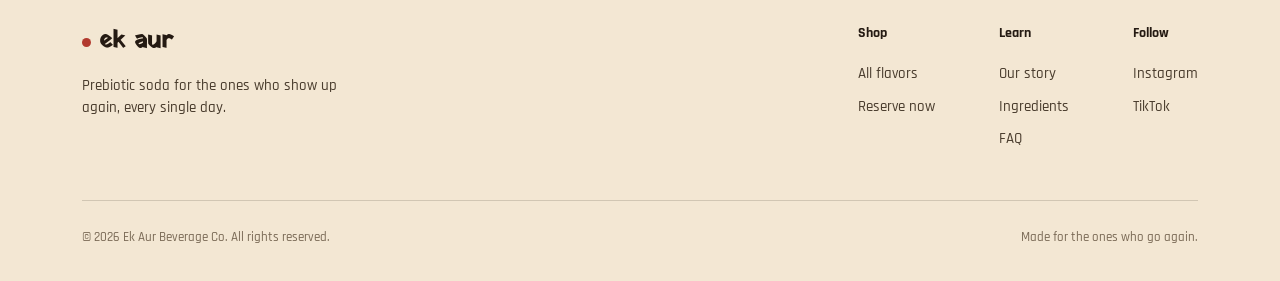
<file: ingredients.html>
<!DOCTYPE html>
<html lang="en">
<head>
<meta charset="UTF-8">
<meta name="viewport" content="width=device-width, initial-scale=1.0">
<title>Ingredients — Tulsi Nimbu Sukoon, Ek Aur</title>
<link rel="preconnect" href="https://fonts.googleapis.com">
<link rel="preconnect" href="https://fonts.gstatic.com" crossorigin>
<link href="https://fonts.googleapis.com/css2?family=Yatra+One&family=Rajdhani:wght@400;500;600;700&display=swap" rel="stylesheet">
<link rel="stylesheet" href="styles.css">
</head>
<body>

<header>
  <nav class="wrap">
    <a href="index.html" class="logo"><span class="dot"></span>ek aur</a>
    <div class="nav-links">
      <a href="index.html#flavors">Flavors</a>
      <a href="index.html#story">Our story</a>
      <a href="ingredients.html" class="active">Ingredients</a>
      <a href="reserve.html">Reserve now</a>
      <a href="faq.html">FAQ</a>
    </div>
    <a href="reserve.html" class="btn">Reserve now</a>
  </nav>
</header>

<section class="page-header">
  <div class="blob" style="width:280px; height:280px; top:-100px; right:-60px;"></div>
  <div class="wrap">
    <div class="eyebrow">Phase 1 · The full breakdown</div>
    <h1>Everything that goes into Tulsi Nimbu Sukoon, and why.</h1>
    <p>No proprietary blends, no mystery extracts — grown in the same soil as the story. Here's what's actually in the can, ingredient by ingredient.</p>
  </div>
</section>

<section class="section">
  <div class="wrap">

    <div class="ingredient-row">
      <div class="ingredient-mark" style="background:#CDEFE6;">
        <svg viewBox="0 0 44 44"><path d="M22 38c0-14-8-20-8-28 4 2 8 6 8 12 0-6 4-10 8-12 0 8-8 14-8 28z" fill="#3B4A2A"/></svg>
      </div>
      <div class="ingredient-copy">
        <span class="tag">The calm part</span>
        <h3>Tulsi (Holy Basil)</h3>
        <p>Traditionally used in Ayurveda to support calm and steadiness through a long day. Real leaf extract, not a powdered shortcut — the same plant most Indian homes already keep on a windowsill.</p>
        <div class="ingredient-stats">
          <div><strong>Real leaf</strong>not powder extract</div>
          <div><strong>0mg</strong>caffeine</div>
        </div>
      </div>
    </div>

    <div class="ingredient-row">
      <div class="ingredient-mark" style="background:#D9A125;">
        <svg viewBox="0 0 44 44"><circle cx="22" cy="22" r="16" fill="#F3E7D3"/><path d="M22 8 a14 14 0 0 1 0 28 z" fill="#D9A125"/></svg>
      </div>
      <div class="ingredient-copy">
        <span class="tag">The sharpness</span>
        <h3>Real lemon, not concentrate</h3>
        <p>Pressed lemon juice for the brightness — no citric-acid shortcut standing in for the real thing. It's what cuts through the tulsi and keeps this from tasting like a home remedy.</p>
        <div class="ingredient-stats">
          <div><strong>Pressed juice</strong>not flavoring</div>
          <div><strong>0</strong>artificial citrus flavor</div>
        </div>
      </div>
    </div>

    <div class="ingredient-row">
      <div class="ingredient-mark" style="background:#B5651D;">
        <svg viewBox="0 0 44 44"><rect x="10" y="10" width="24" height="24" rx="4" fill="#F3E7D3"/><path d="M14 14h16v16h-16z" fill="#B5651D" opacity="0.85"/></svg>
      </div>
      <div class="ingredient-copy">
        <span class="tag">The sweetener</span>
        <h3>Jaggery, not refined sugar</h3>
        <p>Sweetened with gur — the same unrefined cane sweetener that's been in Indian kitchens for generations, made from the same crop that feeds the farmer story this brand is named after.</p>
        <div class="ingredient-stats">
          <div><strong>0</strong>refined sugar</div>
          <div><strong>0</strong>high-fructose corn syrup</div>
        </div>
      </div>
    </div>

    <div class="ingredient-row">
      <div class="ingredient-mark" style="background:#F5E6D3;">
        <svg viewBox="0 0 44 44"><circle cx="22" cy="22" r="18" fill="#7A2A0E"/><circle cx="22" cy="22" r="6" fill="#F5E6D3"/></svg>
      </div>
      <div class="ingredient-copy">
        <span class="tag">The carbonation</span>
        <h3>Filtered water, carbonated fresh</h3>
        <p>Our base is filtered water, carbonated in small batches to a level that holds up in the can without overpowering the tulsi and lemon. Nothing exotic — just done carefully.</p>
        <div class="ingredient-stats">
          <div><strong>Small-batch</strong>carbonation</div>
          <div><strong>0</strong>caffeine, always</div>
        </div>
      </div>
    </div>

    <div class="ingredient-row">
      <div class="ingredient-mark" style="background:#F5E6D3;">
        <svg viewBox="0 0 44 44"><rect x="8" y="8" width="28" height="28" rx="8" fill="none" stroke="#7A6A56" stroke-width="3"/><path d="M15 22h14M22 15v14" stroke="#7A6A56" stroke-width="3" stroke-linecap="round"/></svg>
      </div>
      <div class="ingredient-copy">
        <span class="tag">What's not in here</span>
        <h3>The short "no" list</h3>
        <p>No caffeine. No artificial sweeteners like aspartame or sucralose. No artificial colors. No synthetic stimulants. No high-fructose corn syrup. If it's not on this list, it's not in the can.</p>
      </div>
    </div>

    <div class="ingredient-row">
      <div class="ingredient-mark" style="background:var(--line);">
        <svg viewBox="0 0 44 44"><path fill="#7A6A56" d="M22 4a8 8 0 0 0-8 8v5H12a1.6 1.6 0 0 0-1.6 1.6v14.8A1.6 1.6 0 0 0 12 35h20a1.6 1.6 0 0 0 1.6-1.6V18.6A1.6 1.6 0 0 0 32 17h-2v-5a8 8 0 0 0-8-8zm0 3.2a4.8 4.8 0 0 1 4.8 4.8v5h-9.6v-5A4.8 4.8 0 0 1 22 7.2z"/></svg>
      </div>
      <div class="ingredient-copy">
        <span class="tag">What's coming next</span>
        <h3>Ashwagandha, shilajit, and brahmi — locked for now</h3>
        <p>The next flavor is already taking shape, built around herbs like ashwagandha and shilajit — it gets the same full breakdown treatment once it actually unlocks. We're not going to describe ingredients in a product that doesn't exist yet.</p>
      </div>
    </div>

  </div>
</section>

<section class="cta-band" id="cta">
  <div class="wrap">
    <div>
      <h2>Curious how it actually tastes?</h2>
      <p style="margin-top:14px; font-size:16px;">Reading about tulsi and lemon only gets you so far. Reserve your trial pack.</p>
      <a href="reserve.html" class="btn" style="background:var(--ink); color:var(--cream); margin-top:26px;">Reserve now — ₹399</a>
    </div>
    <svg viewBox="0 0 300 300" style="justify-self:center;">
      <rect x="100" y="30" width="100" height="240" rx="26" fill="var(--teal)"/>
      <rect x="100" y="30" width="100" height="38" rx="26" fill="var(--ink)"/>
      <circle cx="150" cy="150" r="36" fill="var(--cream)"/>
      <text x="150" y="145" text-anchor="middle" fill="var(--ink)" font-family="Yatra One, cursive" font-size="15">EK AUR</text>
      <text x="150" y="162" text-anchor="middle" fill="var(--ink)" font-family="Rajdhani, sans-serif" font-weight="700" font-size="11">TULSI NIMBU</text>
    </svg>
  </div>
</section>

<footer>
  <div class="wrap">
    <div class="footer-top">
      <div>
        <a href="index.html" class="logo"><span class="dot"></span>ek aur</a>
        <p style="max-width:260px; margin-top:14px; font-size:14.5px; color:#4a3d2e;">Prebiotic soda for the ones who show up again, every single day.</p>
      </div>
      <div class="footer-cols">
        <div class="footer-col">
          <h4>Shop</h4>
          <a href="index.html#flavors">All flavors</a>
          <a href="reserve.html">Reserve now</a>
        </div>
        <div class="footer-col">
          <h4>Learn</h4>
          <a href="index.html#story">Our story</a>
          <a href="ingredients.html">Ingredients</a>
          <a href="faq.html">FAQ</a>
        </div>
        <div class="footer-col">
          <h4>Follow</h4>
          <a href="#">Instagram</a>
          <a href="#">TikTok</a>
        </div>
      </div>
    </div>
    <div class="footer-bottom">
      <span>© 2026 Ek Aur Beverage Co. All rights reserved.</span>
      <span>Made for the ones who go again.</span>
    </div>
  </div>
</footer>

</body>
</html>
</file>
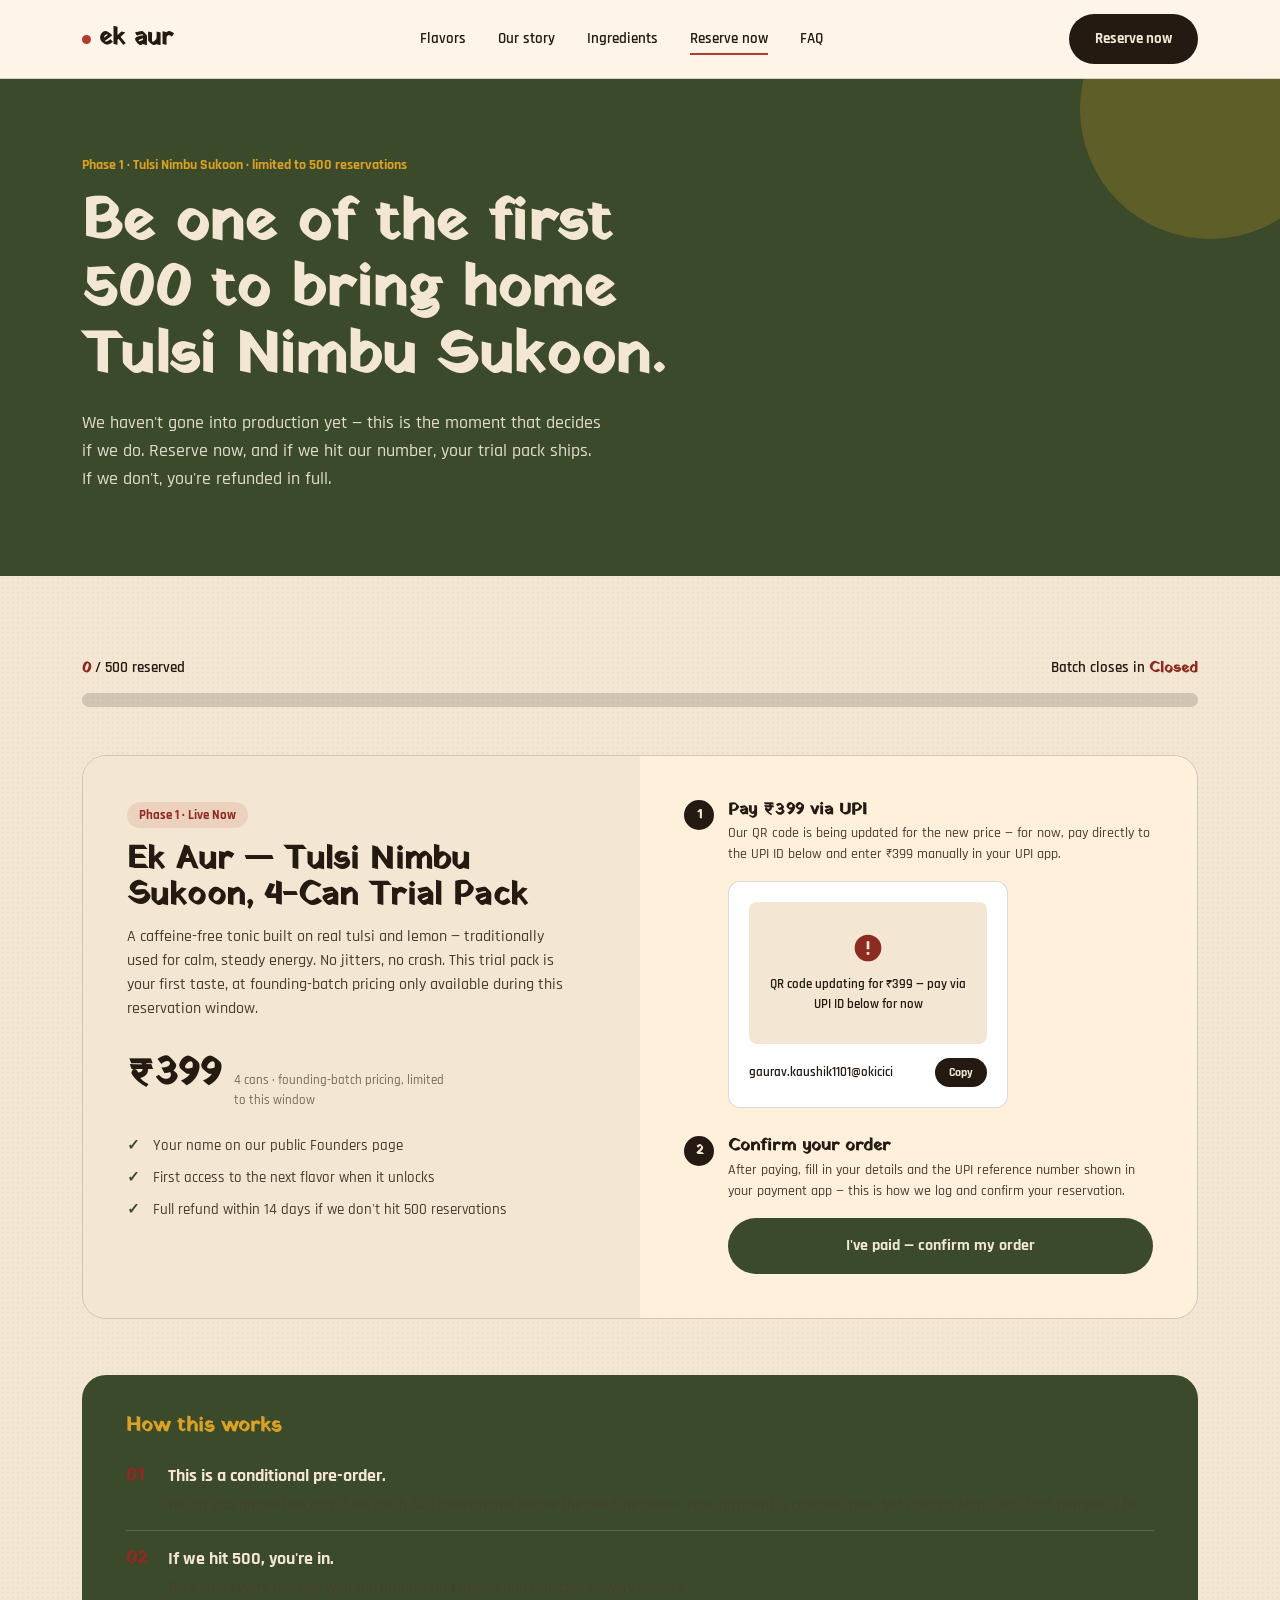
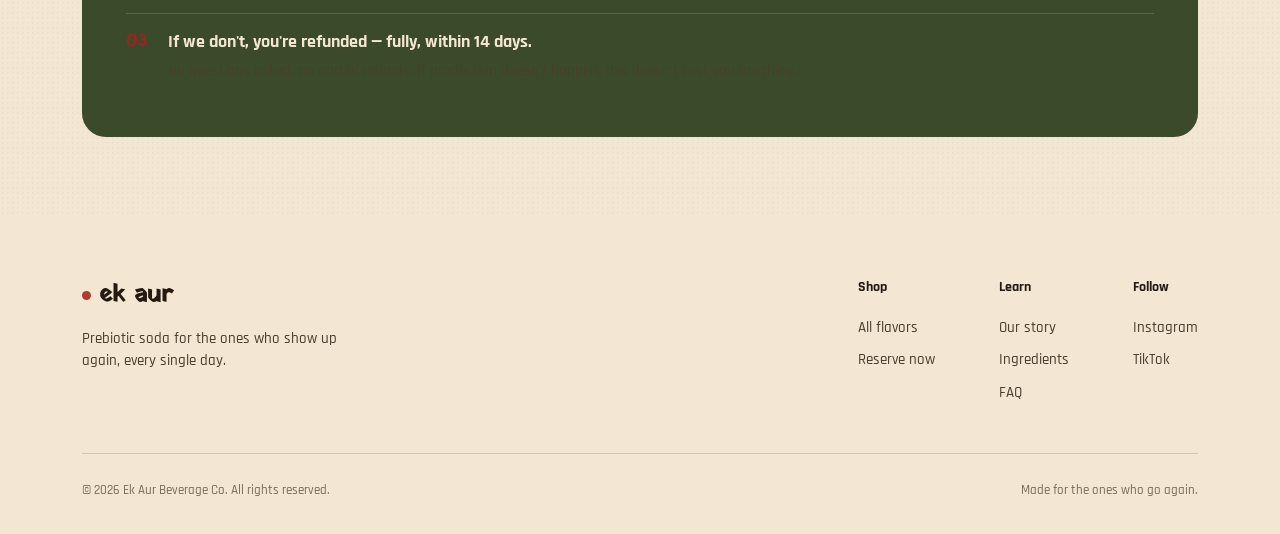
<file: reserve.html>
<!DOCTYPE html>
<html lang="en">
<head>
<meta charset="UTF-8">
<meta name="viewport" content="width=device-width, initial-scale=1.0">
<title>Reserve Tulsi Nimbu Sukoon — Ek Aur</title>
<link rel="preconnect" href="https://fonts.googleapis.com">
<link rel="preconnect" href="https://fonts.gstatic.com" crossorigin>
<link href="https://fonts.googleapis.com/css2?family=Yatra+One&family=Rajdhani:wght@400;500;600;700&display=swap" rel="stylesheet">
<link rel="stylesheet" href="styles.css">
</head>
<body>

<header>
  <nav class="wrap">
    <a href="index.html" class="logo"><span class="dot"></span>ek aur</a>
    <div class="nav-links">
      <a href="index.html#flavors">Flavors</a>
      <a href="index.html#story">Our story</a>
      <a href="ingredients.html">Ingredients</a>
      <a href="reserve.html" class="active">Reserve now</a>
      <a href="faq.html">FAQ</a>
    </div>
    <a href="reserve.html" class="btn">Reserve now</a>
  </nav>
</header>

<section class="page-header reserve-header">
  <div class="blob" style="width:260px; height:260px; top:-100px; right:-60px;"></div>
  <div class="wrap">
    <div class="eyebrow">Phase 1 · Tulsi Nimbu Sukoon · limited to 500 reservations</div>
    <h1>Be one of the first 500 to bring home Tulsi Nimbu Sukoon.</h1>
    <p>We haven't gone into production yet — this is the moment that decides if we do. Reserve now, and if we hit our number, your trial pack ships. If we don't, you're refunded in full.</p>
  </div>
</section>

<section class="section tight">
  <div class="wrap">

    <div class="reserve-progress">
      <div class="reserve-progress-top">
        <span class="reserve-count"><strong id="reserved-count">0</strong> / 500 reserved</span>
        <span class="reserve-deadline">Batch closes in <strong id="countdown">30d 00h 00m</strong></span>
      </div>
      <div class="reserve-bar"><div class="reserve-bar-fill" id="reserve-bar-fill" style="width:0%;"></div></div>
    </div>

    <div class="reserve-panel">
      <div class="reserve-offer">
        <span class="flavor-tag" style="background:rgba(178,58,46,0.12); color:var(--magenta-dark);">Phase 1 · Live Now</span>
        <h2 style="font-size:32px; font-weight:800; margin-top:14px;">Ek Aur — Tulsi Nimbu Sukoon, 4-Can Trial Pack</h2>
        <p style="margin-top:10px; color:#4a3d2e; font-size:15.5px; max-width:440px;">A caffeine-free tonic built on real tulsi and lemon — traditionally used for calm, steady energy. No jitters, no crash. This trial pack is your first taste, at founding-batch pricing only available during this reservation window.</p>
        <div class="reserve-price">
          <span class="price-now">₹399</span>
          <span class="price-note">4 cans &middot; founding-batch pricing, limited to this window</span>
        </div>
        <ul class="reserve-perks">
          <li>Your name on our public Founders page</li>
          <li>First access to the next flavor when it unlocks</li>
          <li>Full refund within 14 days if we don't hit 500 reservations</li>
        </ul>
      </div>

      <div class="reserve-pay">
        <div class="reserve-step">
          <span class="step-num">1</span>
          <div>
            <h3>Pay ₹399 via UPI</h3>
            <p>Our QR code is being updated for the new price — for now, pay directly to the UPI ID below and enter ₹399 manually in your UPI app.</p>
          </div>
        </div>
        <div class="qr-card">
          <div class="qr-pending">
            <svg viewBox="0 0 24 24" width="32" height="32"><path fill="currentColor" d="M12 2a10 10 0 1 0 0 20 10 10 0 0 0 0-20zm1 15h-2v-2h2zm0-4h-2V7h2z"/></svg>
            <p>QR code updating for ₹399 — pay via UPI ID below for now</p>
          </div>
          <div class="upi-id-row">
            <span id="upi-id-text">gaurav.kaushik1101@okicici</span>
            <button type="button" class="copy-btn" id="copy-upi-btn">Copy</button>
          </div>
        </div>

        <div class="reserve-step">
          <span class="step-num">2</span>
          <div>
            <h3>Confirm your order</h3>
            <p>After paying, fill in your details and the UPI reference number shown in your payment app — this is how we log and confirm your reservation.</p>
          </div>
        </div>
        <a href="https://forms.gle/FbpKLu3tuLcGC3Wn7" target="_blank" rel="noopener" class="btn reserve-confirm-btn">I've paid — confirm my order</a>
      </div>
    </div>

    <div class="reserve-terms">
      <h3>How this works</h3>
      <div class="story-meaning-row" style="border-bottom:1px solid var(--line);">
        <div class="num" style="color:var(--magenta-dark);">01</div>
        <div>
          <strong>This is a conditional pre-order.</strong>
          <div style="opacity:.75; font-size:14.5px; margin-top:4px; color:#4a3d2e;">We go into production only if we reach 500 reservations before the deadline above. Your payment is collected now, but nothing ships until that number is hit.</div>
        </div>
      </div>
      <div class="story-meaning-row" style="border-bottom:1px solid var(--line);">
        <div class="num" style="color:var(--magenta-dark);">02</div>
        <div>
          <strong>If we hit 500, you're in.</strong>
          <div style="opacity:.75; font-size:14.5px; margin-top:4px; color:#4a3d2e;">We'll email every reserver with the production timeline and expected delivery window.</div>
        </div>
      </div>
      <div class="story-meaning-row">
        <div class="num" style="color:var(--magenta-dark);">03</div>
        <div>
          <strong>If we don't, you're refunded — fully, within 14 days.</strong>
          <div style="opacity:.75; font-size:14.5px; margin-top:4px; color:#4a3d2e;">No questions asked, no partial refunds. If production doesn't happen, this doesn't cost you anything.</div>
        </div>
      </div>
    </div>

  </div>
</section>

<footer>
  <div class="wrap">
    <div class="footer-top">
      <div>
        <a href="index.html" class="logo"><span class="dot"></span>ek aur</a>
        <p style="max-width:260px; margin-top:14px; font-size:14.5px; color:#4a3d2e;">Prebiotic soda for the ones who show up again, every single day.</p>
      </div>
      <div class="footer-cols">
        <div class="footer-col">
          <h4>Shop</h4>
          <a href="index.html#flavors">All flavors</a>
          <a href="reserve.html">Reserve now</a>
        </div>
        <div class="footer-col">
          <h4>Learn</h4>
          <a href="index.html#story">Our story</a>
          <a href="ingredients.html">Ingredients</a>
          <a href="faq.html">FAQ</a>
        </div>
        <div class="footer-col">
          <h4>Follow</h4>
          <a href="#">Instagram</a>
          <a href="#">TikTok</a>
        </div>
      </div>
    </div>
    <div class="footer-bottom">
      <span>© 2026 Ek Aur Beverage Co. All rights reserved.</span>
      <span>Made for the ones who go again.</span>
    </div>
  </div>
</footer>

<script>
  // ── EDIT THIS to update the live reservation counter ──
  // Update this number by hand whenever you check your payment/Sheet records.
  var RESERVED_SO_FAR = 0;
  var BATCH_TARGET = 500;

  // ── EDIT THIS to change the reservation deadline ──
  // Format: 'YYYY-MM-DDTHH:MM:SS'
  var DEADLINE = new Date('2026-10-07T23:59:59');

  document.getElementById('reserved-count').textContent = RESERVED_SO_FAR;
  document.getElementById('reserve-bar-fill').style.width = Math.min(100, (RESERVED_SO_FAR / BATCH_TARGET) * 100) + '%';

  function updateCountdown(){
    var now = new Date();
    var diff = DEADLINE - now;
    var el = document.getElementById('countdown');
    if (diff <= 0){ el.textContent = 'Closed'; return; }
    var d = Math.floor(diff / (1000*60*60*24));
    var h = Math.floor((diff % (1000*60*60*24)) / (1000*60*60));
    var m = Math.floor((diff % (1000*60*60)) / (1000*60));
    el.textContent = d + 'd ' + String(h).padStart(2,'0') + 'h ' + String(m).padStart(2,'0') + 'm';
  }
  updateCountdown();
  setInterval(updateCountdown, 60000);

  document.getElementById('copy-upi-btn').addEventListener('click', function(){
    var text = document.getElementById('upi-id-text').textContent;
    navigator.clipboard.writeText(text).then(function(){
      var btn = document.getElementById('copy-upi-btn');
      var original = btn.textContent;
      btn.textContent = 'Copied!';
      setTimeout(function(){ btn.textContent = original; }, 1800);
    });
  });
</script>

</body>
</html>
</file>
<file: styles.css>
/* ===== Ek Aur — shared styles ===== */
:root{
  /* Rooted, earned palette — akhara mitti, turmeric, sindoor, khadi */
  --cream:#F3E7D3;
  --ink:#241A12;
  --magenta:#B23A2E;
  --magenta-dark:#8C2B21;
  --marigold:#D9A125;
  --teal:#3B4A2A;
  --teal-dark:#252F19;
  --coral:#B5651D;
  --line: rgba(36,26,18,0.16);
  --radius-lg: 24px;
  --radius-sm: 12px;
}
*{box-sizing:border-box; margin:0; padding:0;}
html{scroll-behavior:smooth;}
body{
  background:var(--cream);
  color:var(--ink);
  font-family:'Rajdhani', sans-serif;
  font-size:18px;
  font-weight:500;
  line-height:1.55;
  overflow-x:hidden;
  background-image:
    radial-gradient(rgba(36,26,18,0.035) 1px, transparent 1px);
  background-size: 5px 5px;
}
h1,h2,h3,.display{
  font-family:'Yatra One', cursive;
  line-height:1.15;
  letter-spacing:0.005em;
  font-weight:400;
}
a{color:inherit; text-decoration:none;}
img,svg{display:block; max-width:100%;}
.wrap{ max-width:1180px; margin:0 auto; padding:0 32px; }
button{font-family:inherit; cursor:pointer; border:none;}
a:focus-visible, button:focus-visible, input:focus-visible, summary:focus-visible{
  outline:3px solid var(--teal); outline-offset:3px;
}
@media (prefers-reduced-motion: reduce){ *{animation:none !important; transition:none !important;} }

/* ---------- NAV ---------- */
header{
  position:sticky; top:0; z-index:50;
  background:rgba(255,246,233,0.92);
  backdrop-filter:blur(8px);
  border-bottom:1px solid var(--line);
}
nav.wrap{ display:flex; align-items:center; justify-content:space-between; height:78px; }
.logo{ font-family:'Yatra One'; font-weight:800; font-size:24px; display:flex; align-items:center; gap:8px; }
.logo .dot{width:9px; height:9px; border-radius:50%; background:var(--magenta); display:inline-block;}
.nav-links{display:flex; gap:32px; font-weight:600; font-size:15px;}
.nav-links a{position:relative; padding:4px 0;}
.nav-links a::after{ content:""; position:absolute; left:0; bottom:0; height:2px; width:0; background:var(--magenta); transition:width .25s ease; }
.nav-links a:hover::after, .nav-links a.active::after{width:100%;}
.btn{
  display:inline-flex; align-items:center; gap:8px;
  background:var(--ink); color:var(--cream);
  padding:13px 26px; border-radius:100px; font-weight:700; font-size:15px;
  transition: transform .18s ease, background .18s ease;
}
.btn:hover{ background:var(--magenta-dark); transform:translateY(-2px);}
.btn.ghost{background:transparent; color:var(--ink); border:2px solid var(--ink); padding:11px 24px;}
.btn.ghost:hover{background:var(--ink); color:var(--cream);}

/* ---------- PAGE HEADER (sub-pages) ---------- */
.page-header{ background:var(--teal); color:var(--cream); padding:76px 0 84px; position:relative; overflow:hidden;}
.page-header .eyebrow{ font-weight:700; font-size:14px; color:var(--marigold); margin-bottom:14px;}
.page-header h1{ font-size:clamp(36px,5vw,58px); font-weight:800; max-width:640px;}
.page-header p{ margin-top:18px; font-size:18px; color:rgba(255,246,233,0.85); max-width:520px;}
.page-header .blob{position:absolute; border-radius:50%; background:rgba(255,182,39,0.18);}

/* ---------- HERO (home) ---------- */
.hero{ position:relative; background:var(--magenta); color:var(--cream); padding-top:64px; overflow:hidden; }
.hero .wrap{ display:grid; grid-template-columns:1.05fr 0.95fr; gap:40px; align-items:center; min-height:640px; }
.hero-eyebrow{ font-weight:700; font-size:15px; color:var(--marigold); margin-bottom:18px; }
.hero h1{ font-size:clamp(48px, 6.4vw, 88px); font-weight:900; color:var(--cream); }
.hero h1 .accent{color:var(--marigold);}
.hero p.lede{ margin-top:24px; max-width:440px; font-size:19px; color:rgba(255,246,233,0.88); }
.hero-cta{display:flex; gap:16px; margin-top:36px; flex-wrap:wrap;}
.hero .btn{background:var(--marigold); color:var(--ink);}
.hero .btn:hover{background:#fff; }
.hero .btn.ghost{border-color:rgba(255,246,233,0.6); color:var(--cream);}
.hero .btn.ghost:hover{background:rgba(255,246,233,0.14); color:var(--cream);}
.hero-art{position:relative; height:560px; display:flex; align-items:center; justify-content:center;}
.hero-photo-frame{
  width:440px; max-width:88%; border-radius:var(--radius-lg); overflow:hidden;
  transform:rotate(-3deg); box-shadow:0 30px 70px rgba(0,0,0,0.35);
  border:7px solid var(--cream);
}
.hero-photo-frame img, .hero-photo-frame video{width:100%; height:auto; display:block;}
.hero-badge{
  position:absolute; top:70px; right:6%; width:118px; height:118px; border-radius:50%;
  background:var(--teal); color:var(--cream); display:flex; align-items:center; justify-content:center;
  text-align:center; font-family:'Yatra One'; font-weight:700; font-size:13px; line-height:1.25; padding:10px;
  animation: spin-slow 18s linear infinite; border:2px dashed rgba(255,246,233,0.5);
}
@keyframes spin-slow{ to{ transform:rotate(360deg);} }

/* ---------- MARQUEE ---------- */
.marquee-band{ background:var(--ink); color:var(--cream); overflow:hidden; white-space:nowrap; padding:16px 0; }
.marquee-track{ display:inline-block; padding-left:100%; animation: scroll-left 26s linear infinite; font-family:'Yatra One'; font-weight:600; font-size:16px; }
.marquee-track span{ margin:0 28px; color:var(--marigold);}
@keyframes scroll-left{ from{transform:translateX(0);} to{transform:translateX(-100%);} }

/* ---------- SECTION ---------- */
.section{padding:110px 0;}
.section.tight{padding:80px 0;}
.section-head{max-width:600px; margin-bottom:56px;}
.section-head h2{font-size:clamp(32px,4vw,48px); font-weight:800;}
.section-head p{margin-top:16px; font-size:18px; color:#4a3d2e; max-width:520px;}
.section-head .btn{margin-top:22px;}

/* ---------- FLAVORS ---------- */
.flavor-grid{ display:grid; grid-template-columns:repeat(4, 1fr); gap:22px; }
.flavor-grid-2{ grid-template-columns:repeat(2, 1fr); max-width:820px; margin:0 auto; }
.flavor-card{
  border-radius:var(--radius-lg); overflow:hidden; min-height:340px;
  display:flex; flex-direction:column; position:relative;
  transition: transform .3s cubic-bezier(.2,.8,.2,1);
}
.flavor-card:hover{transform:translateY(-8px) rotate(-1deg);}
.flavor-card:nth-child(2){ transform:rotate(1.4deg); }
.flavor-card:nth-child(2):hover{ transform:translateY(-8px) rotate(1.4deg) scale(1.01); }
.flavor-card:nth-child(4){ transform:rotate(-1.8deg); }
.flavor-card:nth-child(4):hover{ transform:translateY(-8px) rotate(-1.8deg) scale(1.01); }
.flavor-media{position:relative; width:100%; aspect-ratio:4/3; overflow:hidden;}
.flavor-media svg{position:absolute; inset:0; width:100%; height:100%; display:block;}
.flavor-photo{position:absolute; inset:0; width:100%; height:100%; object-fit:cover; display:block; transition:opacity .25s ease;}
.flavor-video{position:absolute; inset:0; width:100%; height:100%; object-fit:cover; display:block; opacity:0; transition:opacity .25s ease; pointer-events:none;}
.flavor-card:hover .flavor-photo{opacity:0;}
.flavor-card:hover .flavor-video{opacity:1;}
.flavor-card-body{padding:20px 22px 24px; display:flex; flex-direction:column; flex:1; justify-content:space-between;}
.flavor-card.locked .flavor-media{opacity:0.55; filter:grayscale(0.3);}
.lock-overlay{
  position:absolute; inset:0; display:flex; align-items:center; justify-content:center;
  color:var(--cream); background:rgba(36,26,18,0.28);
}
.flavor-card.locked .flavor-tag{background:rgba(36,26,18,0.14); color:var(--ink);}
.flavor-card h3{font-size:23px; font-weight:700; margin-top:16px;}
.flavor-card p{font-size:14.5px; margin-top:8px; opacity:0.85;}
.flavor-tag{ align-self:flex-start; font-size:12.5px; font-weight:700; padding:5px 12px; border-radius:100px; background:rgba(0,0,0,0.12); }
.f1{background:#FFD9E6; color:#7A1240;}
.f2{background:#FFE3B0; color:#7A4A00;}
.f3{background:#CDEFE6; color:#0A423D;}
.f4{background:#FFD3C2; color:#7A2A0E;}

/* ---------- GLIMPSES ---------- */
.glimpse-grid{ display:grid; grid-template-columns:repeat(4,1fr); gap:18px; }
.glimpse-card{
  border-radius:var(--radius-lg); padding:22px 20px 24px; color:var(--ink);
  display:flex; flex-direction:column; gap:14px;
}
.glimpse-card svg{ width:100%; height:auto; max-height:150px; }
.glimpse-caption{ font-size:14.5px; font-weight:600; line-height:1.4; }
@media (max-width:920px){
  .glimpse-grid{grid-template-columns:repeat(2,1fr);}
}

/* ---------- STORY ---------- */
.story{ background:var(--teal); color:var(--cream); position:relative; }
.story .wrap{ display:grid; grid-template-columns:0.9fr 1.1fr; gap:60px; align-items:center; }
.story-word{ font-family:'Yatra One'; font-weight:900; font-size:clamp(40px,5vw,64px); color:var(--marigold); }
.story-translit{font-size:16px; letter-spacing:0.02em; color:rgba(255,246,233,0.7); margin-top:6px; font-weight:600;}
.story p.big{font-size:22px; font-weight:600; margin-top:26px; max-width:480px;}
.story-meaning{ background:var(--teal-dark); border-radius:var(--radius-lg); padding:36px; margin-top:8px; }
.story-meaning-row{display:flex; gap:16px; padding:14px 0; border-bottom:1px solid rgba(255,246,233,0.14);}
.story-meaning-row:last-child{border-bottom:none;}
.story-meaning-row .num{font-family:'Yatra One'; font-weight:700; color:var(--marigold); min-width:26px;}

/* ---------- BENEFITS ---------- */
.benefit-grid{ display:grid; grid-template-columns:repeat(3,1fr); gap:2px; background:var(--line); border:1px solid var(--line); border-radius:var(--radius-lg); overflow:hidden; }
.benefit-cell{ background:var(--cream); padding:38px 30px; min-height:230px; display:flex; flex-direction:column; justify-content:space-between; }
.benefit-icon{width:44px; height:44px;}
.benefit-cell h3{font-size:19px; font-weight:700; margin-top:20px;}
.benefit-cell p{font-size:14.5px; color:#4a3d2e; margin-top:8px;}

/* ---------- INGREDIENT DEEP-DIVE ---------- */
.ingredient-row{
  display:grid; grid-template-columns:220px 1fr; gap:40px; align-items:center;
  padding:44px 0; border-bottom:1px solid var(--line);
}
.ingredient-row:last-child{border-bottom:none;}
.ingredient-row:nth-child(even){ grid-template-columns:220px 1fr; }
.ingredient-mark{
  width:180px; height:180px; border-radius:50%; display:flex; align-items:center; justify-content:center;
  flex-shrink:0; overflow:hidden;
}
.ingredient-mark svg{width:78px; height:78px;}
.ingredient-mark-photo img{width:100%; height:100%; object-fit:cover; display:block;}
.ingredient-copy .tag{ font-size:12.5px; font-weight:700; padding:5px 12px; border-radius:100px; background:rgba(27,18,6,0.08); display:inline-block; margin-bottom:14px;}
.ingredient-copy h3{font-size:26px; font-weight:700;}
.ingredient-copy p{margin-top:12px; max-width:640px; color:#4a3d2e; font-size:15.5px;}
.ingredient-stats{display:flex; gap:28px; margin-top:18px; flex-wrap:wrap;}
.ingredient-stats div{font-size:13px; font-weight:600; color:#4a3d2e;}
.ingredient-stats strong{display:block; font-family:'Yatra One'; font-size:20px; color:var(--ink);}

/* ---------- STAT STRIP ---------- */
.stat-strip{ background:var(--coral); color:var(--ink); }
.stat-strip .wrap{ display:grid; grid-template-columns:repeat(4,1fr); padding:56px 32px; gap:20px; }
.stat{text-align:left; border-left:2px solid rgba(27,18,6,0.25); padding-left:22px;}
.stat:first-child{border-left:none; padding-left:0;}
.stat .big-num{font-family:'Yatra One'; font-weight:800; font-size:40px;}
.stat .label{font-size:13.5px; font-weight:600; margin-top:6px; max-width:150px;}

/* ---------- TESTIMONIALS ---------- */
.testimonials{background:var(--ink); color:var(--cream);}
.testimonials .section-head p{color:rgba(255,246,233,0.7);}
.testimonials .section-head h2{color:var(--cream);}
.t-grid{display:grid; grid-template-columns:repeat(3,1fr); gap:22px;}
.t-card{ background:#2A1D10; border-radius:var(--radius-sm); padding:28px; border:1px solid rgba(255,246,233,0.1); }
.t-card p{font-size:15.5px; line-height:1.6;}
.t-who{margin-top:20px; display:flex; align-items:center; gap:12px;}
.t-avatar{width:38px; height:38px; border-radius:50%;}
.t-who .name{font-weight:700; font-size:14px;}
.t-who .meta{font-size:12.5px; opacity:0.6;}

/* ---------- RESERVE / PRE-ORDER ---------- */
.reserve-progress{ margin-bottom:48px; }
.reserve-progress-top{ display:flex; justify-content:space-between; align-items:baseline; flex-wrap:wrap; gap:10px; font-size:15px; font-weight:600; margin-bottom:12px; }
.reserve-count strong, .reserve-deadline strong{ font-family:'Yatra One'; font-weight:700; color:var(--magenta-dark); }
.reserve-bar{ height:14px; border-radius:100px; background:var(--line); overflow:hidden; }
.reserve-bar-fill{ height:100%; background:linear-gradient(90deg, var(--magenta), var(--coral)); border-radius:100px; transition:width .4s ease; }

.reserve-panel{
  display:grid; grid-template-columns:1fr 1fr; gap:0;
  border:1px solid var(--line); border-radius:var(--radius-lg); overflow:hidden;
  margin-bottom:56px;
}
.reserve-offer{ background:var(--cream); padding:44px; }
.reserve-price{ margin-top:22px; display:flex; align-items:baseline; gap:12px; flex-wrap:wrap; }
.price-now{ font-family:'Yatra One'; font-weight:800; font-size:40px; color:var(--ink); }
.price-note{ font-size:13px; color:#7a6a56; max-width:220px; }
.reserve-perks{ margin-top:24px; list-style:none; display:flex; flex-direction:column; gap:10px; }
.reserve-perks li{ font-size:14.5px; padding-left:26px; position:relative; color:#4a3d2e; }
.reserve-perks li::before{ content:"✓"; position:absolute; left:0; color:var(--teal); font-weight:700; }

.reserve-pay{ background:#FFF0DC; padding:44px; }
.reserve-step{ display:flex; gap:14px; margin-bottom:16px; }
.step-num{
  width:30px; height:30px; border-radius:50%; background:var(--ink); color:var(--cream);
  display:flex; align-items:center; justify-content:center; font-family:'Yatra One'; font-weight:700; font-size:13px;
  flex-shrink:0;
}
.reserve-step h3{ font-size:17px; font-weight:700; }
.reserve-step p{ font-size:13.5px; color:#4a3d2e; margin-top:4px; }
.qr-card{
  background:#fff; border-radius:var(--radius-sm); padding:20px; margin:0 0 28px 44px;
  border:1px solid var(--line); max-width:280px;
}
.qr-card img{ width:100%; border-radius:8px; }
.qr-pending{
  display:flex; flex-direction:column; align-items:center; gap:10px; text-align:center;
  padding:30px 16px; background:var(--cream); border-radius:8px; color:var(--magenta-dark);
}
.qr-pending p{ font-size:13px; font-weight:600; color:var(--ink); max-width:200px; }
.upi-id-row{
  display:flex; align-items:center; justify-content:space-between; gap:10px;
  margin-top:14px; font-size:12.5px; font-weight:600; word-break:break-all;
}
.copy-btn{
  background:var(--ink); color:var(--cream); font-size:11.5px; font-weight:700;
  padding:7px 14px; border-radius:100px; white-space:nowrap; flex-shrink:0;
}
.copy-btn:hover{ background:var(--magenta-dark); }
.reserve-confirm-btn{
  display:block; text-align:center; margin-left:44px; background:var(--teal); color:var(--cream);
  padding:16px 20px; font-size:15.5px;
}
.reserve-confirm-btn:hover{ background:var(--teal-dark); }

.reserve-terms{ background:var(--teal); color:var(--cream); border-radius:var(--radius-lg); padding:40px 44px; }
.reserve-terms h3{ font-size:20px; font-weight:700; margin-bottom:10px; color:var(--marigold); }
.reserve-terms .story-meaning-row{ border-color:rgba(255,246,233,0.16) !important; }

@media (max-width:920px){
  .reserve-panel{grid-template-columns:1fr;}
  .qr-card, .reserve-confirm-btn{ margin-left:0; }
  .reserve-offer, .reserve-pay{ padding:30px 24px; }
}

/* ---------- STORE LOCATOR ---------- */
.locator-panel{
  display:grid; grid-template-columns:1fr 1.3fr; gap:0;
  border:1px solid var(--line); border-radius:var(--radius-lg); overflow:hidden;
}
.locator-search{ background:var(--cream); padding:40px; }
.locator-search h3{font-size:20px; font-weight:700; margin-bottom:16px;}
.locator-search .search-row{display:flex; gap:10px;}
.locator-search input{ flex:1; padding:14px 16px; border-radius:100px; border:2px solid var(--ink); font-family:inherit; font-size:14.5px; background:#fff;}
.locator-search .btn{padding:13px 20px;}
.locator-search .request-note{margin-top:28px; font-size:14px; color:#4a3d2e; line-height:1.6;}
.locator-map{ background: repeating-linear-gradient(135deg, #CDEFE6, #CDEFE6 14px, #bfe6da 14px, #bfe6da 28px); position:relative; min-height:340px;}
.map-pin{
  position:absolute; width:30px; height:30px; background:var(--magenta); border-radius:50% 50% 50% 0;
  transform:rotate(-45deg); border:2px solid var(--ink);
}
.city-list{ margin-top:0; }
.city-row{ display:flex; justify-content:space-between; align-items:center; padding:20px 40px; border-top:1px solid var(--line); }
.city-row .city{font-weight:700; font-size:15px;}
.city-row .stores{font-size:13.5px; color:#4a3d2e; margin-top:3px;}
.city-row .count{ font-family:'Yatra One'; font-weight:700; color:var(--magenta-dark); font-size:14px;}

/* ---------- FAQ ---------- */
.faq-category{margin-bottom:48px;}
.faq-category h3{font-size:14px; font-weight:700; text-transform:none; color:var(--magenta-dark); margin-bottom:18px;}
.faq-item{ border-bottom:1px solid var(--line); }
.faq-item summary{
  padding:22px 4px; font-weight:700; font-size:16.5px; cursor:pointer; list-style:none;
  display:flex; justify-content:space-between; align-items:center; gap:20px;
}
.faq-item summary::-webkit-details-marker{display:none;}
.faq-item summary .icon{
  width:26px; height:26px; border-radius:50%; border:2px solid var(--ink); flex-shrink:0;
  display:flex; align-items:center; justify-content:center; font-size:16px; font-weight:700;
  transition: transform .2s ease;
}
.faq-item[open] summary .icon{transform:rotate(45deg);}
.faq-item .faq-answer{ padding:0 4px 24px; color:#4a3d2e; font-size:15.5px; max-width:640px; }

/* ---------- CTA / NEWSLETTER ---------- */
.cta-band{ background:var(--marigold); color:var(--ink); position:relative; overflow:hidden; }
.cta-band .wrap{ padding:90px 32px; display:grid; grid-template-columns:1.1fr 0.9fr; gap:40px; align-items:center; }
.cta-band h2{font-size:clamp(34px,4.2vw,52px); font-weight:800;}
.cta-form{display:flex; gap:10px; margin-top:26px; max-width:420px;}
.cta-form input{ flex:1; padding:15px 18px; border-radius:100px; border:2px solid var(--ink); font-family:inherit; font-size:15px; background:var(--cream); }
.cta-form .btn{background:var(--ink); color:var(--cream); white-space:nowrap;}
.cta-form .btn:hover{background:var(--teal-dark);}
.cta-note{font-size:13px; margin-top:12px; opacity:0.75;}

/* ---------- FOOTER ---------- */
footer{background:var(--cream); padding:60px 0 34px;}
.footer-top{ display:flex; justify-content:space-between; align-items:flex-start; padding-bottom:44px; border-bottom:1px solid var(--line); flex-wrap:wrap; gap:32px; }
.footer-cols{display:flex; gap:64px; flex-wrap:wrap;}
.footer-col h4{font-size:13.5px; font-weight:700; margin-bottom:14px;}
.footer-col a{display:block; font-size:14.5px; color:#4a3d2e; padding:5px 0;}
.footer-col a:hover{color:var(--magenta-dark);}
.footer-bottom{ display:flex; justify-content:space-between; align-items:center; padding-top:26px; font-size:13px; color:#7a6a56; flex-wrap:wrap; gap:12px; }

/* ---------- RESPONSIVE ---------- */
@media (max-width:920px){
  .nav-links{display:none;}
  .hero .wrap{grid-template-columns:1fr; min-height:auto; padding-top:12px; padding-bottom:40px;}
  .hero-art{height:380px; margin-top:20px;}
  .hero-badge{display:none;}
  .flavor-grid{grid-template-columns:repeat(2,1fr);}
  .story .wrap{grid-template-columns:1fr;}
  .benefit-grid{grid-template-columns:1fr;}
  .stat-strip .wrap{grid-template-columns:repeat(2,1fr);}
  .t-grid{grid-template-columns:1fr;}
  .cta-band .wrap{grid-template-columns:1fr;}
  .cta-form{flex-direction:column;}
  .footer-cols{gap:36px;}
  .ingredient-row{grid-template-columns:1fr; text-align:left;}
  .ingredient-mark{width:120px; height:120px;}
  .ingredient-mark svg{width:56px; height:56px;}
  .locator-panel{grid-template-columns:1fr;}
  .city-row{padding:18px 24px;}
  .hero-photo-frame{width:320px;}
}
</file>
